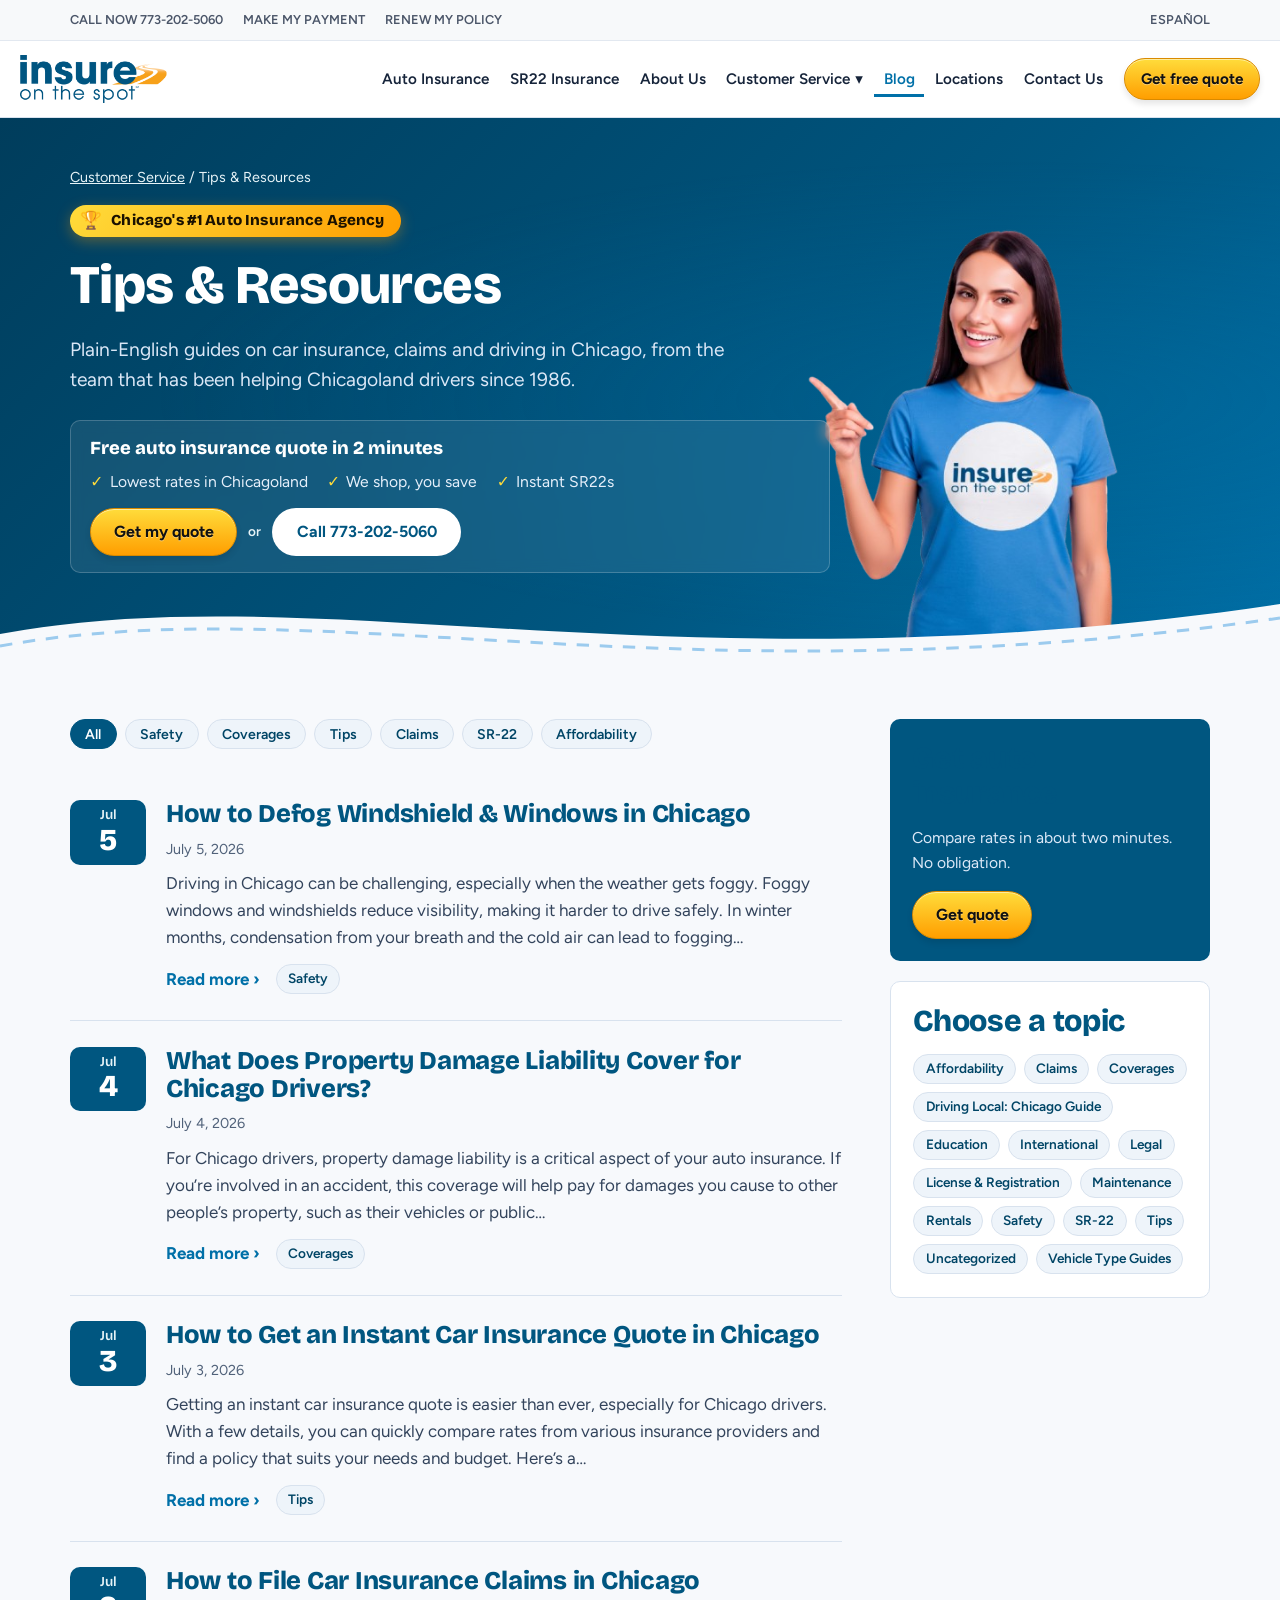
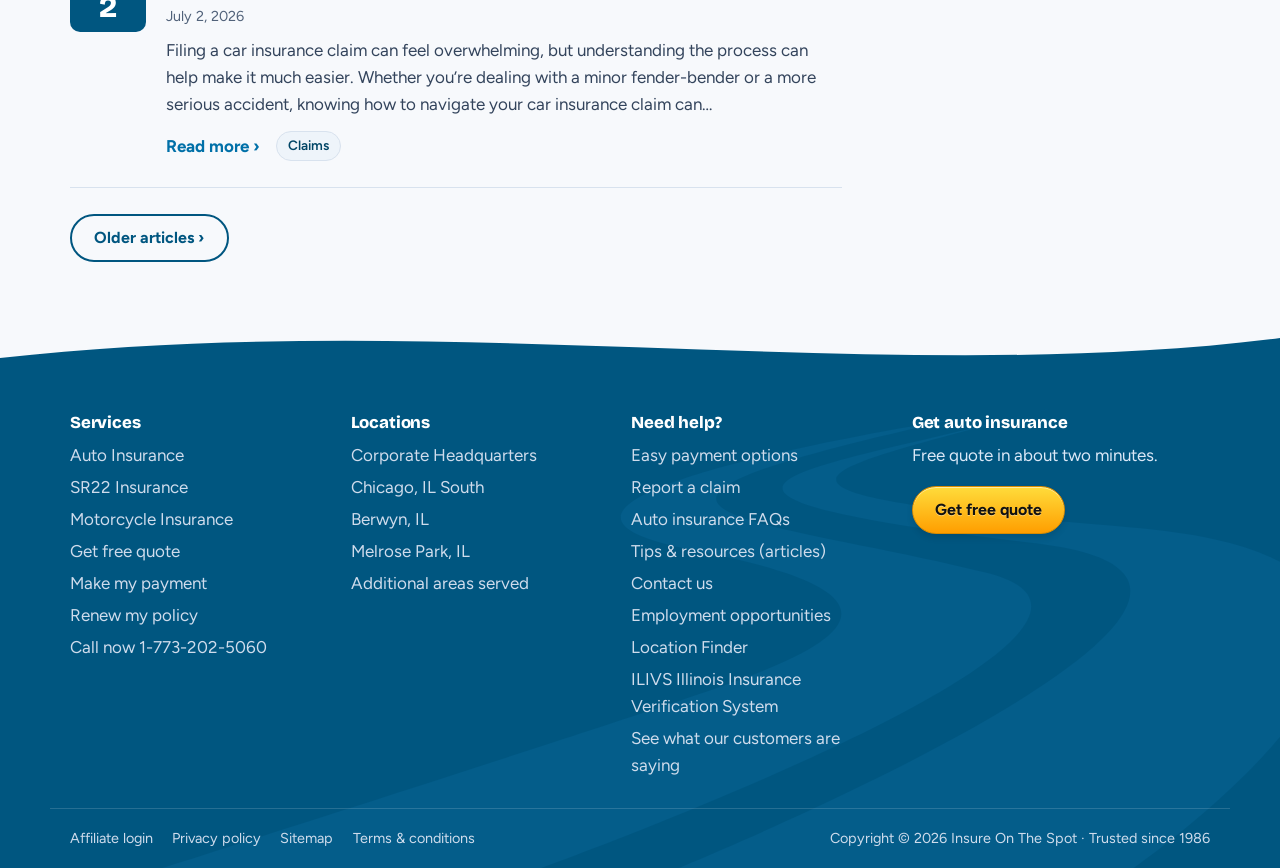
<file: index.html>
<!doctype html>
<html lang="en">
  <head>
    <meta charset="utf-8" />
    <meta
      name="viewport"
      content="width=device-width, initial-scale=1, viewport-fit=cover"
    />
    <title>Tips & Resources – Insure On The Spot</title>
    <meta
      name="description"
      content="Read plain-English auto insurance tips, claims guidance, safety advice, and Chicago driving resources from Insure On The Spot."
    />
    <link rel="canonical" href="https://www.insureonthespot.com/customer-service/blog/" />
    <meta property="og:title" content="Tips & Resources – Insure On The Spot" />
    <meta
      property="og:description"
      content="Helpful auto insurance, claims, and driving resources for Chicagoland drivers."
    />
    <meta property="og:type" content="website" />
    <meta
      property="og:url"
      content="https://www.insureonthespot.com/customer-service/blog/"
    />
    <meta name="twitter:card" content="summary" />
    <link rel="preconnect" href="https://fonts.googleapis.com" />
    <link rel="preconnect" href="https://fonts.gstatic.com" crossorigin />
    <link
      href="https://fonts.googleapis.com/css2?family=Bricolage+Grotesque:opsz,wght@12..96,600;12..96,800&family=Figtree:wght@400;500;600;700&display=swap"
      rel="stylesheet"
    />
    <link rel="stylesheet" href="style.css" />
  </head>
  <body>
    <a class="skip" href="#main">Skip to content</a>

    <!-- Shared header -->
    <div class="topbar">
      <div class="wrap">
        <div class="left">
          <a class="call" href="tel:773-202-5060">Call now 773-202-5060</a>
          <a href="https://csp.insureonthespot.com/Login.aspx"
            >Make my payment</a
          >
          <a href="https://csp.insureonthespot.com/Login.aspx"
            >Renew my policy</a
          >
        </div>
        <div class="right">
          <a
            class="es"
            href="https://www.insureonthespot.com/espanol/"
            lang="es"
            >Español</a
          >
        </div>
      </div>
    </div>
    <header class="header">
      <div class="wrap">
        <a class="logo" href="https://www.insureonthespot.com/" aria-label="Insure On The Spot home">
        <img src="assets/logo.png" alt="Insure On The Spot" style="height: 48px; width: auto;" />
      </a>
        <button
          class="menu-toggle"
          id="menuToggle"
          aria-expanded="false"
          aria-controls="mainNav"
          aria-label="Open menu"
        >
          <svg
            width="24"
            height="24"
            viewBox="0 0 24 24"
            fill="none"
            stroke="currentColor"
            stroke-width="2.4"
            stroke-linecap="round"
          >
            <path d="M3 6h18M3 12h18M3 18h18" />
          </svg>
        </button>
        <nav class="main" id="mainNav" aria-label="Main">
          <button class="nav-close" id="navClose" aria-label="Close menu">
            ×
          </button>
          <ul>
            <li>
              <a href="https://www.insureonthespot.com/auto-insurance/"
                >Auto Insurance</a
              >
            </li>
            <li>
              <a href="https://www.insureonthespot.com/sr22-insurance/"
                >SR22 Insurance</a
              >
            </li>
            <li>
              <a href="https://www.insureonthespot.com/about/">About Us</a>
            </li>
            <li class="has-dd">
              <button class="dd" aria-expanded="false" aria-haspopup="true">
                Customer Service <span aria-hidden="true">▾</span>
              </button>
              <div class="dd-panel">

                <a
                  href="https://www.insureonthespot.com/customer-service/payment-options/"
                  >Payment options</a
                >
                <a
                  href="https://www.insureonthespot.com/customer-service/roadside-assistance/"
                  >Roadside assistance</a
                >
                <a
                  href="https://www.insureonthespot.com/customer-service/report-insurance-claim/"
                  >Report an auto insurance claim</a
                >
                <a
                  href="https://www.insureonthespot.com/customer-service/auto-insurance-faq/"
                  >Auto insurance FAQs</a
                >
              </div>
            </li>
            <li>
              <a href="index.html" data-route="blog" aria-current="page">Blog</a>
            </li>
            <li>
              <a href="locations.html" data-route="locations">Locations</a>
            </li>
            <li><a href="contact.html" data-route="contact">Contact Us</a></li>

            <li class="nav-cta">
              <a
                class="btn btn-cta btn-sm"
                href="https://quote.insureonthespot.com/"
                >Get free quote</a
              >
            </li>
          </ul>
        </nav>
      </div>
    </header>
    <div class="scrim" id="scrim" hidden></div>

    <main id="main" tabindex="-1">
      <!-- ===================== BLOG ===================== -->

      <div
        class="page"
        id="page-blog"
        data-title="Tips &amp; Resources – Insure On The Spot"
      >
        <section class="hero">
          <div class="wrap">
            <div class="crumbs">
              <a href="https://www.insureonthespot.com/customer-service/"
                >Customer Service</a
              >
              / Tips &amp; Resources
            </div>
            <div class="badge-no1"><span class="trophy">🏆</span> Chicago's #1 Auto Insurance Agency</div>
            <h1 tabindex="-1">Tips &amp; Resources</h1>
            <p class="lede">
              Plain-English guides on car insurance, claims and driving in
              Chicago, from the team that has been helping Chicagoland drivers
              since 1986.
            </p>
            <div class="quote-strip">
              <strong>Free auto insurance quote in 2 minutes</strong>
              <ul>
                <li>Lowest rates in Chicagoland</li>
                <li>We shop, you save</li>
                <li>Instant SR22s</li>
              </ul>
              <div class="actions">
                <a class="btn btn-cta" href="https://quote.insureonthespot.com/"
                  >Get my quote</a
                ><span class="or">or</span
                ><a class="btn btn-light" href="tel:773-202-5060"
                  >Call 773-202-5060</a
                >
              </div>
            </div>
          </div>
          <img
            class="hero-woman"
            src="assets/hero-woman.png"
            alt=""
            aria-hidden="true"
          />
          <svg
            class="road"
            viewBox="0 0 1440 120"
            preserveAspectRatio="none"
            aria-hidden="true"
          >
            <path
              d="M0 70 C 360 10, 760 130, 1440 40 L1440 121 L0 121Z"
              fill="#f7f9fc"
            />
            <path
              class="dash"
              d="M0 82 C 360 24, 760 140, 1440 54"
              fill="none"
              stroke="#9ccbee"
              stroke-width="3"
            />
          </svg>
        </section>

        <section class="section tight">
          <div class="wrap blog-grid">
            <div>
              <nav class="filter-bar" aria-label="Filter by topic">
                <a class="filter-pill active" href="#">All</a>
                <a class="filter-pill" href="https://www.insureonthespot.com/category/safety/">Safety</a>
                <a class="filter-pill" href="https://www.insureonthespot.com/category/coverages/">Coverages</a>
                <a class="filter-pill" href="https://www.insureonthespot.com/category/tips/">Tips</a>
                <a class="filter-pill" href="https://www.insureonthespot.com/category/claims/">Claims</a>
                <a class="filter-pill" href="https://www.insureonthespot.com/category/sr-22/">SR-22</a>
                <a class="filter-pill" href="https://www.insureonthespot.com/category/affordability/">Affordability</a>
              </nav>
              <article class="post">
                <div class="date" aria-hidden="true">
                  <span class="m">Jul</span><span class="d">5</span>
                </div>
                <div>
                  <h2>
                    <a
                      href="https://www.insureonthespot.com/how-to-defog-windshield-windows-in-chicago/"
                      >How to Defog Windshield &amp; Windows in Chicago</a
                    >
                  </h2>
                  <time datetime="2026-07-05">July 5, 2026</time>
                  <p>
                    Driving in Chicago can be challenging, especially when the
                    weather gets foggy. Foggy windows and windshields reduce
                    visibility, making it harder to drive safely. In winter
                    months, condensation from your breath and the cold air can
                    lead to fogging…
                  </p>
                  <div class="meta">
                    <a
                      class="more"
                      href="https://www.insureonthespot.com/how-to-defog-windshield-windows-in-chicago/"
                      >Read more<span
                        class="sr"
                        style="position: absolute; left: -999px"
                      >
                        about defogging your windshield</span
                      >
                      ›</a
                    ><a
                      class="tag"
                      href="https://www.insureonthespot.com/category/safety/"
                      >Safety</a
                    >
                  </div>
                </div>
              </article>
              <article class="post">
                <div class="date" aria-hidden="true">
                  <span class="m">Jul</span><span class="d">4</span>
                </div>
                <div>
                  <h2>
                    <a
                      href="https://www.insureonthespot.com/what-does-property-damage-liability-cover-for-chicago-drivers/"
                      >What Does Property Damage Liability Cover for Chicago
                      Drivers?</a
                    >
                  </h2>
                  <time datetime="2026-07-04">July 4, 2026</time>
                  <p>
                    For Chicago drivers, property damage liability is a critical
                    aspect of your auto insurance. If you’re involved in an
                    accident, this coverage will help pay for damages you cause
                    to other people’s property, such as their vehicles or
                    public…
                  </p>
                  <div class="meta">
                    <a
                      class="more"
                      href="https://www.insureonthespot.com/what-does-property-damage-liability-cover-for-chicago-drivers/"
                      >Read more<span style="position: absolute; left: -999px">
                        about property damage liability</span
                      >
                      ›</a
                    ><a
                      class="tag"
                      href="https://www.insureonthespot.com/category/coverages/"
                      >Coverages</a
                    >
                  </div>
                </div>
              </article>
              <article class="post">
                <div class="date" aria-hidden="true">
                  <span class="m">Jul</span><span class="d">3</span>
                </div>
                <div>
                  <h2>
                    <a
                      href="https://www.insureonthespot.com/how-to-get-an-instant-car-insurance-quote-in-chicago/"
                      >How to Get an Instant Car Insurance Quote in Chicago</a
                    >
                  </h2>
                  <time datetime="2026-07-03">July 3, 2026</time>
                  <p>
                    Getting an instant car insurance quote is easier than ever,
                    especially for Chicago drivers. With a few details, you can
                    quickly compare rates from various insurance providers and
                    find a policy that suits your needs and budget. Here’s a…
                  </p>
                  <div class="meta">
                    <a
                      class="more"
                      href="https://www.insureonthespot.com/how-to-get-an-instant-car-insurance-quote-in-chicago/"
                      >Read more<span style="position: absolute; left: -999px">
                        about instant quotes</span
                      >
                      ›</a
                    ><a
                      class="tag"
                      href="https://www.insureonthespot.com/category/tips/"
                      >Tips</a
                    >
                  </div>
                </div>
              </article>
              <article class="post">
                <div class="date" aria-hidden="true">
                  <span class="m">Jul</span><span class="d">2</span>
                </div>
                <div>
                  <h2>
                    <a
                      href="https://www.insureonthespot.com/how-to-file-car-insurance-claims-in-chicago/"
                      >How to File Car Insurance Claims in Chicago</a
                    >
                  </h2>
                  <time datetime="2026-07-02">July 2, 2026</time>
                  <p>
                    Filing a car insurance claim can feel overwhelming, but
                    understanding the process can help make it much easier.
                    Whether you’re dealing with a minor fender-bender or a more
                    serious accident, knowing how to navigate your car insurance
                    claim can…
                  </p>
                  <div class="meta">
                    <a
                      class="more"
                      href="https://www.insureonthespot.com/how-to-file-car-insurance-claims-in-chicago/"
                      >Read more<span style="position: absolute; left: -999px">
                        about filing claims</span
                      >
                      ›</a
                    ><a
                      class="tag"
                      href="https://www.insureonthespot.com/category/claims/"
                      >Claims</a
                    >
                  </div>
                </div>
              </article>
              <div class="pager">
                <a
                  class="btn btn-ghost"
                  href="https://www.insureonthespot.com/customer-service/blog/page/2/"
                  >Older articles ›</a
                >
              </div>
            </div>

            <aside aria-label="Sidebar">
              <div class="box">
                <div class="card cta-card">
                  <h2>Get auto insurance</h2>
                  <p>Compare rates in about two minutes. No obligation.</p>
                  <a
                    class="btn btn-cta"
                    href="https://quote.insureonthespot.com/"
                    >Get quote</a
                  >
                </div>
                <nav class="card topics" aria-labelledby="topicsH">
                  <h2 id="topicsH">Choose a topic</h2>
                  <ul>
                    <li>
                      <a
                        class="tag"
                        href="https://www.insureonthespot.com/category/affordability/"
                        >Affordability</a
                      >
                    </li>
                    <li>
                      <a
                        class="tag"
                        href="https://www.insureonthespot.com/category/claims/"
                        >Claims</a
                      >
                    </li>
                    <li>
                      <a
                        class="tag"
                        href="https://www.insureonthespot.com/category/coverages/"
                        >Coverages</a
                      >
                    </li>
                    <li>
                      <a
                        class="tag"
                        href="https://www.insureonthespot.com/category/driving-local-chicago-guide/"
                        >Driving Local: Chicago Guide</a
                      >
                    </li>
                    <li>
                      <a
                        class="tag"
                        href="https://www.insureonthespot.com/category/education/"
                        >Education</a
                      >
                    </li>
                    <li>
                      <a
                        class="tag"
                        href="https://www.insureonthespot.com/category/international/"
                        >International</a
                      >
                    </li>
                    <li>
                      <a
                        class="tag"
                        href="https://www.insureonthespot.com/category/legal/"
                        >Legal</a
                      >
                    </li>
                    <li>
                      <a
                        class="tag"
                        href="https://www.insureonthespot.com/category/license-registration/"
                        >License &amp; Registration</a
                      >
                    </li>
                    <li>
                      <a
                        class="tag"
                        href="https://www.insureonthespot.com/category/maintenance/"
                        >Maintenance</a
                      >
                    </li>
                    <li>
                      <a
                        class="tag"
                        href="https://www.insureonthespot.com/category/rentals/"
                        >Rentals</a
                      >
                    </li>
                    <li>
                      <a
                        class="tag"
                        href="https://www.insureonthespot.com/category/safety/"
                        >Safety</a
                      >
                    </li>
                    <li>
                      <a
                        class="tag"
                        href="https://www.insureonthespot.com/category/sr-22/"
                        >SR-22</a
                      >
                    </li>
                    <li>
                      <a
                        class="tag"
                        href="https://www.insureonthespot.com/category/tips/"
                        >Tips</a
                      >
                    </li>
                    <li>
                      <a
                        class="tag"
                        href="https://www.insureonthespot.com/category/uncategorized/"
                        >Uncategorized</a
                      >
                    </li>
                    <li>
                      <a
                        class="tag"
                        href="https://www.insureonthespot.com/category/vehicle-type-guides/"
                        >Vehicle Type Guides</a
                      >
                    </li>
                  </ul>
                </nav>
              </div>
            </aside>
          </div>
        </section>
      </div>
    </main>

    <!-- Shared footer -->
    <footer>
      <div class="roadtop">
        <svg
          viewBox="0 0 1440 60"
          preserveAspectRatio="none"
          aria-hidden="true"
        >
          <path d="M0 0H1440V20C1000 70 500 -10 0 40Z" fill="#f7f9fc" />
        </svg>
      </div>
      <img class="footer-curve-image" src="assets/curve.svg" alt="" aria-hidden="true" />
      <div class="cols">
        <div>
          <h2>Services</h2>
          <ul>
            <li>
              <a href="https://www.insureonthespot.com/auto-insurance/"
                >Auto Insurance</a
              >
            </li>
            <li>
              <a href="https://www.insureonthespot.com/sr22-insurance/"
                >SR22 Insurance</a
              >
            </li>
            <li>
              <a
                href="https://www.insureonthespot.com/auto-insurance/motorcycle-insurance/"
                >Motorcycle Insurance</a
              >
            </li>
            <li>
              <a href="https://quote.insureonthespot.com/">Get free quote</a>
            </li>
            <li>
              <a href="https://csp.insureonthespot.com">Make my payment</a>
            </li>
            <li>
              <a href="https://csp.insureonthespot.com">Renew my policy</a>
            </li>
            <li><a href="tel:+17732025060">Call now 1-773-202-5060</a></li>
          </ul>
        </div>
        <div>
          <h2>Locations</h2>
          <ul>
            <li>
              <a
                href="https://www.insureonthespot.com/locations/corporate-headquarters/"
                >Corporate Headquarters</a
              >
            </li>
            <li>
              <a
                href="https://www.insureonthespot.com/locations/chicago-il-south/"
                >Chicago, IL South</a
              >
            </li>
            <li>
              <a href="https://www.insureonthespot.com/locations/berwyn-il/"
                >Berwyn, IL</a
              >
            </li>
            <li>
              <a
                href="https://www.insureonthespot.com/locations/melrose-park-il/"
                >Melrose Park, IL</a
              >
            </li>
            <li>
              <a href="https://www.insureonthespot.com/service-areas/"
                >Additional areas served</a
              >
            </li>
          </ul>
        </div>
        <div>
          <h2>Need help?</h2>
          <ul>
            <li>
              <a
                href="https://www.insureonthespot.com/customer-service/payment-options/"
                >Easy payment options</a
              >
            </li>
            <li>
              <a
                href="https://www.insureonthespot.com/customer-service/report-insurance-claim/"
                >Report a claim</a
              >
            </li>
            <li>
              <a
                href="https://www.insureonthespot.com/customer-service/auto-insurance-faq/"
                >Auto insurance FAQs</a
              >
            </li>
            <li><a href="index.html">Tips &amp; resources (articles)</a></li>
            <li><a href="contact.html">Contact us</a></li>
            <li>
              <a
                href="https://www.insureonthespot.com/employment-opportunities/"
                >Employment opportunities</a
              >
            </li>
            <li>
              <a href="https://www.insureonthespot.com/location-finder/"
                >Location Finder</a
              >
            </li>
            <li>
              <a
                href="https://www.insureonthespot.com/customer-service/ilivs-illinois-insurance-verification-system/"
                >ILIVS Illinois Insurance Verification System</a
              >
            </li>
            <li>
              <a
                href="https://www.insureonthespot.com/see-what-our-customers-are-saying-about-us/"
                >See what our customers are saying</a
              >
            </li>
          </ul>
        </div>
        <div class="getq">
          <h2>Get auto insurance</h2>
          <p>Free quote in about two minutes.</p>
          <a class="btn btn-cta" href="https://quote.insureonthespot.com/"
            >Get free quote</a
          >
        </div>
      </div>
      <div class="legal">
        <ul>
          <li>
            <a href="https://quote.insureonthespot.com/Default.aspx/dealer"
              >Affiliate login</a
            >
          </li>
          <li>
            <a href="https://www.insureonthespot.com/privacy-policy/"
              >Privacy policy</a
            >
          </li>
          <li>
            <a href="https://www.insureonthespot.com/sitemap/">Sitemap</a>
          </li>
          <li>
            <a href="https://www.insureonthespot.com/terms-conditions/"
              >Terms &amp; conditions</a
            >
          </li>
        </ul>
        <span>Copyright © 2026 Insure On The Spot · Trusted since 1986</span>
      </div>
    </footer>

    <!-- Sticky mobile action bar -->
    <div class="mbar" role="region" aria-label="Quick actions">
      <a class="btn btn-ghost" href="tel:773-202-5060">Call now</a>
      <a class="btn btn-cta" href="https://quote.insureonthespot.com/"
        >Get free quote</a
      >
    </div>

    <script src="script.js"></script>
  </body>
</html>
</file>
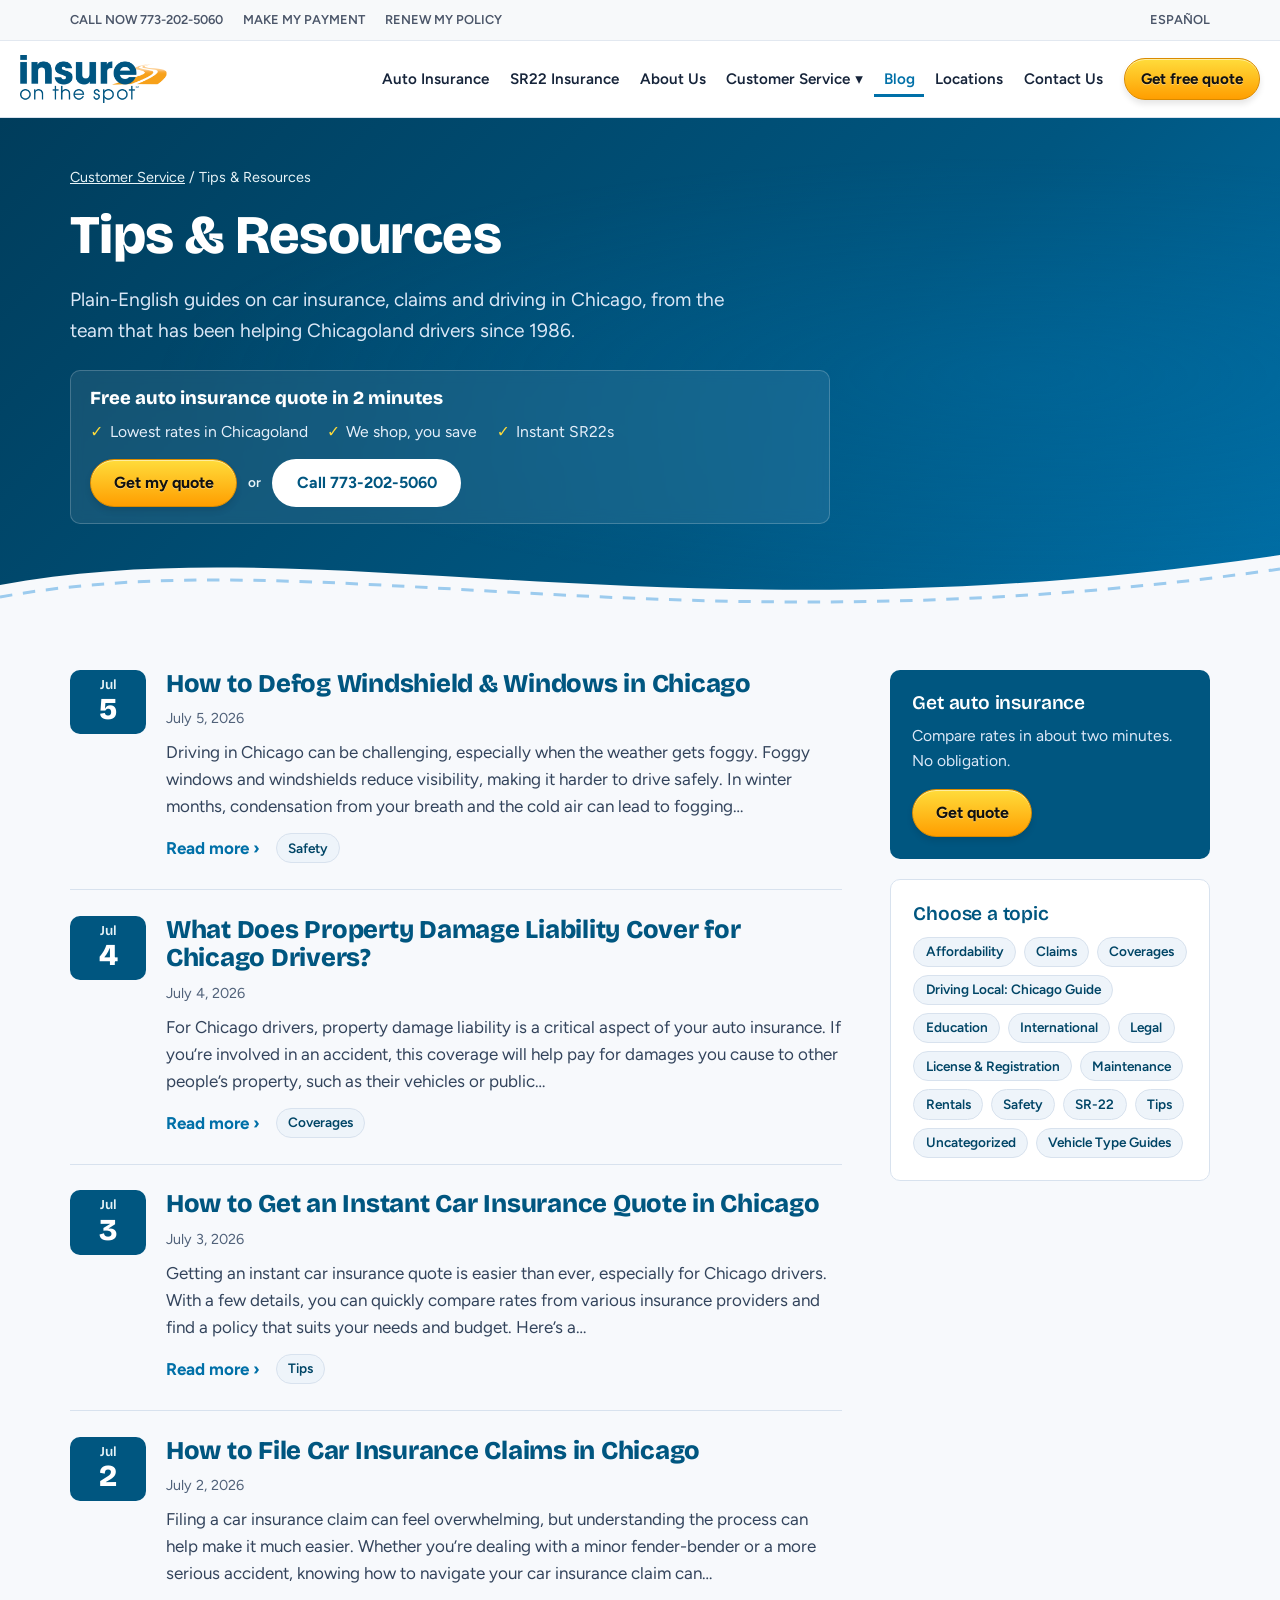
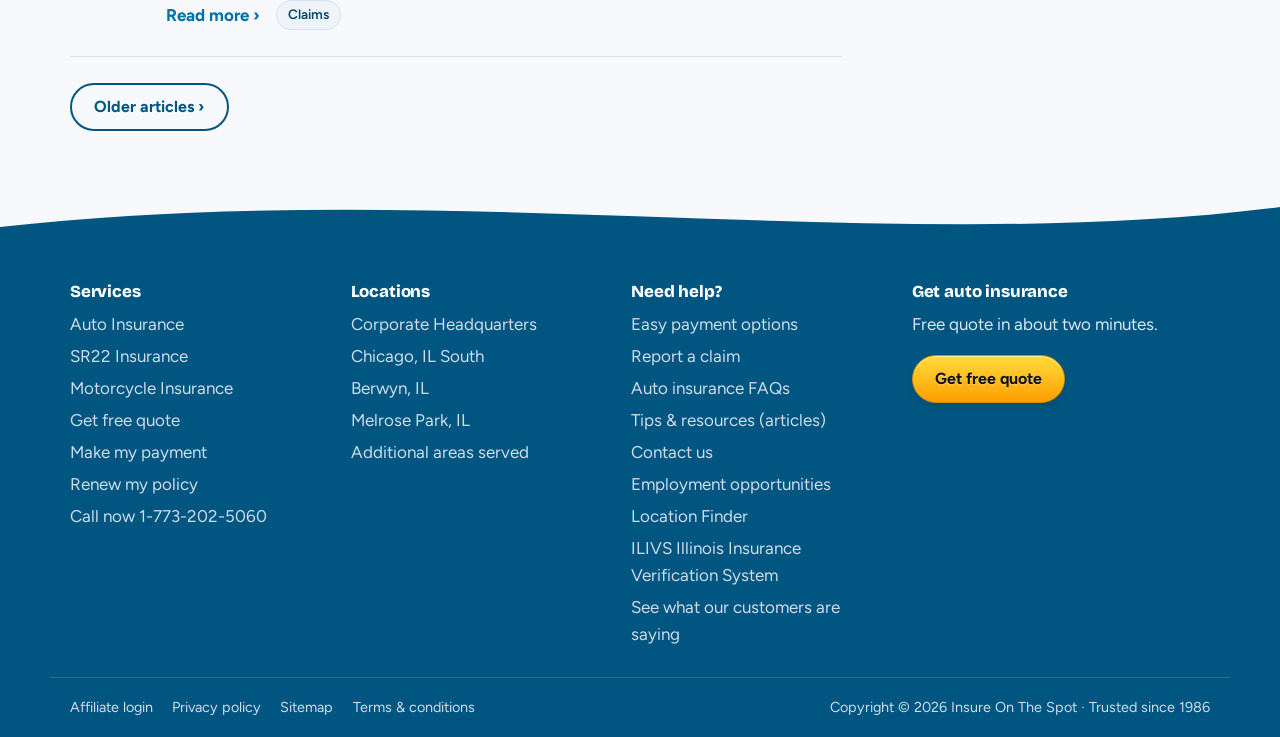
<file: blog.html>
<!doctype html>
<html lang="en">
  <head>
    <meta charset="utf-8" />
    <meta
      name="viewport"
      content="width=device-width, initial-scale=1, viewport-fit=cover"
    />
    <title>Tips & Resources – Insure On The Spot</title>
    <link rel="preconnect" href="https://fonts.googleapis.com" />
    <link rel="preconnect" href="https://fonts.gstatic.com" crossorigin />
    <link
      href="https://fonts.googleapis.com/css2?family=Bricolage+Grotesque:opsz,wght@12..96,600;12..96,800&family=Figtree:wght@400;500;600;700&display=swap"
      rel="stylesheet"
    />
    <link rel="stylesheet" href="style.css" />
  </head>
  <body>
    <a class="skip" href="#main">Skip to content</a>

    <!-- Shared header -->
    <div class="topbar">
      <div class="wrap">
        <div class="left">
          <a class="call" href="tel:773-202-5060">Call now 773-202-5060</a>
          <a href="https://csp.insureonthespot.com/Login.aspx"
            >Make my payment</a
          >
          <a href="https://csp.insureonthespot.com/Login.aspx"
            >Renew my policy</a
          >
        </div>
        <div class="right">
          <a
            class="es"
            href="https://www.insureonthespot.com/espanol/"
            lang="es"
            >Español</a
          >
        </div>
      </div>
    </div>
    <header class="header">
      <div class="wrap">
        <a class="logo" href="https://www.insureonthespot.com/" aria-label="Insure On The Spot home">
        <img src="logo.png" alt="Insure On The Spot" style="height: 48px; width: auto;" />
      </a>
        <button
          class="menu-toggle"
          id="menuToggle"
          aria-expanded="false"
          aria-controls="mainNav"
          aria-label="Open menu"
        >
          <svg
            width="24"
            height="24"
            viewBox="0 0 24 24"
            fill="none"
            stroke="currentColor"
            stroke-width="2.4"
            stroke-linecap="round"
          >
            <path d="M3 6h18M3 12h18M3 18h18" />
          </svg>
        </button>
        <nav class="main" id="mainNav" aria-label="Main">
          <button class="nav-close" id="navClose" aria-label="Close menu">
            ×
          </button>
          <ul>
            <li>
              <a href="https://www.insureonthespot.com/auto-insurance/"
                >Auto Insurance</a
              >
            </li>
            <li>
              <a href="https://www.insureonthespot.com/sr22-insurance/"
                >SR22 Insurance</a
              >
            </li>
            <li>
              <a href="https://www.insureonthespot.com/about/">About Us</a>
            </li>
            <li class="has-dd">
              <button class="dd" aria-expanded="false" aria-haspopup="true">
                Customer Service <span aria-hidden="true">▾</span>
              </button>
              <div class="dd-panel">
                <a href="https://csp.insureonthespot.com/Login.aspx"
                  >Make my payment</a
                >
                <a href="https://csp.insureonthespot.com/Login.aspx"
                  >Renew my policy</a
                >
                <a
                  href="https://www.insureonthespot.com/customer-service/payment-options/"
                  >Payment options</a
                >
                <a
                  href="https://www.insureonthespot.com/customer-service/roadside-assistance/"
                  >Roadside assistance</a
                >
                <a
                  href="https://www.insureonthespot.com/customer-service/report-insurance-claim/"
                  >Report an auto insurance claim</a
                >
                <a
                  href="https://www.insureonthespot.com/customer-service/auto-insurance-faq/"
                  >Auto insurance FAQs</a
                >
              </div>
            </li>
            <li>
              <a href="blog.html" data-route="blog" aria-current="page">Blog</a>
            </li>
            <li>
              <a href="locations.html" data-route="locations">Locations</a>
            </li>
            <li><a href="contact.html" data-route="contact">Contact Us</a></li>
            <li class="mobile-only">
              <a href="https://csp.insureonthespot.com/Login.aspx"
                >Make my payment</a
              >
            </li>
            <li class="mobile-only">
              <a href="https://csp.insureonthespot.com/Login.aspx"
                >Renew my policy</a
              >
            </li>
            <li class="nav-cta">
              <a
                class="btn btn-cta btn-sm"
                href="https://quote.insureonthespot.com/"
                >Get free quote</a
              >
            </li>
          </ul>
        </nav>
      </div>
    </header>
    <div class="scrim" id="scrim" hidden></div>

    <main id="main" tabindex="-1">
      <!-- ===================== BLOG ===================== -->

      <div
        class="page"
        id="page-blog"
        data-title="Tips &amp; Resources – Insure On The Spot"
      >
        <section class="hero">
          <div class="wrap">
            <div class="crumbs">
              <a href="https://www.insureonthespot.com/customer-service/"
                >Customer Service</a
              >
              / Tips &amp; Resources
            </div>
            <h1 tabindex="-1">Tips &amp; Resources</h1>
            <p class="lede">
              Plain-English guides on car insurance, claims and driving in
              Chicago, from the team that has been helping Chicagoland drivers
              since 1986.
            </p>
            <div class="quote-strip">
              <strong>Free auto insurance quote in 2 minutes</strong>
              <ul>
                <li>Lowest rates in Chicagoland</li>
                <li>We shop, you save</li>
                <li>Instant SR22s</li>
              </ul>
              <div class="actions">
                <a class="btn btn-cta" href="https://quote.insureonthespot.com/"
                  >Get my quote</a
                ><span class="or">or</span
                ><a class="btn btn-light" href="tel:773-202-5060"
                  >Call 773-202-5060</a
                >
              </div>
            </div>
          </div>
          <svg
            class="road"
            viewBox="0 0 1440 120"
            preserveAspectRatio="none"
            aria-hidden="true"
          >
            <path
              d="M0 70 C 360 10, 760 130, 1440 40 L1440 121 L0 121Z"
              fill="#f7f9fc"
            />
            <path
              class="dash"
              d="M0 82 C 360 24, 760 140, 1440 54"
              fill="none"
              stroke="#9ccbee"
              stroke-width="3"
            />
          </svg>
        </section>

        <section class="section tight">
          <div class="wrap blog-grid">
            <div>
              <article class="post">
                <div class="date" aria-hidden="true">
                  <span class="m">Jul</span><span class="d">5</span>
                </div>
                <div>
                  <h2>
                    <a
                      href="https://www.insureonthespot.com/how-to-defog-windshield-windows-in-chicago/"
                      >How to Defog Windshield &amp; Windows in Chicago</a
                    >
                  </h2>
                  <time datetime="2026-07-05">July 5, 2026</time>
                  <p>
                    Driving in Chicago can be challenging, especially when the
                    weather gets foggy. Foggy windows and windshields reduce
                    visibility, making it harder to drive safely. In winter
                    months, condensation from your breath and the cold air can
                    lead to fogging…
                  </p>
                  <div class="meta">
                    <a
                      class="more"
                      href="https://www.insureonthespot.com/how-to-defog-windshield-windows-in-chicago/"
                      >Read more<span
                        class="sr"
                        style="position: absolute; left: -999px"
                      >
                        about defogging your windshield</span
                      >
                      ›</a
                    ><a
                      class="tag"
                      href="https://www.insureonthespot.com/category/safety/"
                      >Safety</a
                    >
                  </div>
                </div>
              </article>
              <article class="post">
                <div class="date" aria-hidden="true">
                  <span class="m">Jul</span><span class="d">4</span>
                </div>
                <div>
                  <h2>
                    <a
                      href="https://www.insureonthespot.com/what-does-property-damage-liability-cover-for-chicago-drivers/"
                      >What Does Property Damage Liability Cover for Chicago
                      Drivers?</a
                    >
                  </h2>
                  <time datetime="2026-07-04">July 4, 2026</time>
                  <p>
                    For Chicago drivers, property damage liability is a critical
                    aspect of your auto insurance. If you’re involved in an
                    accident, this coverage will help pay for damages you cause
                    to other people’s property, such as their vehicles or
                    public…
                  </p>
                  <div class="meta">
                    <a
                      class="more"
                      href="https://www.insureonthespot.com/what-does-property-damage-liability-cover-for-chicago-drivers/"
                      >Read more<span style="position: absolute; left: -999px">
                        about property damage liability</span
                      >
                      ›</a
                    ><a
                      class="tag"
                      href="https://www.insureonthespot.com/category/coverages/"
                      >Coverages</a
                    >
                  </div>
                </div>
              </article>
              <article class="post">
                <div class="date" aria-hidden="true">
                  <span class="m">Jul</span><span class="d">3</span>
                </div>
                <div>
                  <h2>
                    <a
                      href="https://www.insureonthespot.com/how-to-get-an-instant-car-insurance-quote-in-chicago/"
                      >How to Get an Instant Car Insurance Quote in Chicago</a
                    >
                  </h2>
                  <time datetime="2026-07-03">July 3, 2026</time>
                  <p>
                    Getting an instant car insurance quote is easier than ever,
                    especially for Chicago drivers. With a few details, you can
                    quickly compare rates from various insurance providers and
                    find a policy that suits your needs and budget. Here’s a…
                  </p>
                  <div class="meta">
                    <a
                      class="more"
                      href="https://www.insureonthespot.com/how-to-get-an-instant-car-insurance-quote-in-chicago/"
                      >Read more<span style="position: absolute; left: -999px">
                        about instant quotes</span
                      >
                      ›</a
                    ><a
                      class="tag"
                      href="https://www.insureonthespot.com/category/tips/"
                      >Tips</a
                    >
                  </div>
                </div>
              </article>
              <article class="post">
                <div class="date" aria-hidden="true">
                  <span class="m">Jul</span><span class="d">2</span>
                </div>
                <div>
                  <h2>
                    <a
                      href="https://www.insureonthespot.com/how-to-file-car-insurance-claims-in-chicago/"
                      >How to File Car Insurance Claims in Chicago</a
                    >
                  </h2>
                  <time datetime="2026-07-02">July 2, 2026</time>
                  <p>
                    Filing a car insurance claim can feel overwhelming, but
                    understanding the process can help make it much easier.
                    Whether you’re dealing with a minor fender-bender or a more
                    serious accident, knowing how to navigate your car insurance
                    claim can…
                  </p>
                  <div class="meta">
                    <a
                      class="more"
                      href="https://www.insureonthespot.com/how-to-file-car-insurance-claims-in-chicago/"
                      >Read more<span style="position: absolute; left: -999px">
                        about filing claims</span
                      >
                      ›</a
                    ><a
                      class="tag"
                      href="https://www.insureonthespot.com/category/claims/"
                      >Claims</a
                    >
                  </div>
                </div>
              </article>
              <div class="pager">
                <a
                  class="btn btn-ghost"
                  href="https://www.insureonthespot.com/customer-service/blog/page/2/"
                  >Older articles ›</a
                >
              </div>
            </div>

            <aside aria-label="Sidebar">
              <div class="box">
                <div class="card cta-card">
                  <h3>Get auto insurance</h3>
                  <p>Compare rates in about two minutes. No obligation.</p>
                  <a
                    class="btn btn-cta"
                    href="https://quote.insureonthespot.com/"
                    >Get quote</a
                  >
                </div>
                <nav class="card topics" aria-labelledby="topicsH">
                  <h3 id="topicsH">Choose a topic</h3>
                  <ul>
                    <li>
                      <a
                        class="tag"
                        href="https://www.insureonthespot.com/category/affordability/"
                        >Affordability</a
                      >
                    </li>
                    <li>
                      <a
                        class="tag"
                        href="https://www.insureonthespot.com/category/claims/"
                        >Claims</a
                      >
                    </li>
                    <li>
                      <a
                        class="tag"
                        href="https://www.insureonthespot.com/category/coverages/"
                        >Coverages</a
                      >
                    </li>
                    <li>
                      <a
                        class="tag"
                        href="https://www.insureonthespot.com/category/driving-local-chicago-guide/"
                        >Driving Local: Chicago Guide</a
                      >
                    </li>
                    <li>
                      <a
                        class="tag"
                        href="https://www.insureonthespot.com/category/education/"
                        >Education</a
                      >
                    </li>
                    <li>
                      <a
                        class="tag"
                        href="https://www.insureonthespot.com/category/international/"
                        >International</a
                      >
                    </li>
                    <li>
                      <a
                        class="tag"
                        href="https://www.insureonthespot.com/category/legal/"
                        >Legal</a
                      >
                    </li>
                    <li>
                      <a
                        class="tag"
                        href="https://www.insureonthespot.com/category/license-registration/"
                        >License &amp; Registration</a
                      >
                    </li>
                    <li>
                      <a
                        class="tag"
                        href="https://www.insureonthespot.com/category/maintenance/"
                        >Maintenance</a
                      >
                    </li>
                    <li>
                      <a
                        class="tag"
                        href="https://www.insureonthespot.com/category/rentals/"
                        >Rentals</a
                      >
                    </li>
                    <li>
                      <a
                        class="tag"
                        href="https://www.insureonthespot.com/category/safety/"
                        >Safety</a
                      >
                    </li>
                    <li>
                      <a
                        class="tag"
                        href="https://www.insureonthespot.com/category/sr-22/"
                        >SR-22</a
                      >
                    </li>
                    <li>
                      <a
                        class="tag"
                        href="https://www.insureonthespot.com/category/tips/"
                        >Tips</a
                      >
                    </li>
                    <li>
                      <a
                        class="tag"
                        href="https://www.insureonthespot.com/category/uncategorized/"
                        >Uncategorized</a
                      >
                    </li>
                    <li>
                      <a
                        class="tag"
                        href="https://www.insureonthespot.com/category/vehicle-type-guides/"
                        >Vehicle Type Guides</a
                      >
                    </li>
                  </ul>
                </nav>
              </div>
            </aside>
          </div>
        </section>
      </div>
    </main>

    <!-- Shared footer -->
    <footer>
      <div class="roadtop">
        <svg
          viewBox="0 0 1440 60"
          preserveAspectRatio="none"
          aria-hidden="true"
        >
          <path d="M0 0H1440V20C1000 70 500 -10 0 40Z" fill="#f7f9fc" />
        </svg>
      </div>
      <div class="cols">
        <div>
          <h2>Services</h2>
          <ul>
            <li>
              <a href="https://www.insureonthespot.com/auto-insurance/"
                >Auto Insurance</a
              >
            </li>
            <li>
              <a href="https://www.insureonthespot.com/sr22-insurance/"
                >SR22 Insurance</a
              >
            </li>
            <li>
              <a
                href="https://www.insureonthespot.com/auto-insurance/motorcycle-insurance/"
                >Motorcycle Insurance</a
              >
            </li>
            <li>
              <a href="https://quote.insureonthespot.com/">Get free quote</a>
            </li>
            <li>
              <a href="https://csp.insureonthespot.com">Make my payment</a>
            </li>
            <li>
              <a href="https://csp.insureonthespot.com">Renew my policy</a>
            </li>
            <li><a href="tel:+17732025060">Call now 1-773-202-5060</a></li>
          </ul>
        </div>
        <div>
          <h2>Locations</h2>
          <ul>
            <li>
              <a
                href="https://www.insureonthespot.com/locations/corporate-headquarters/"
                >Corporate Headquarters</a
              >
            </li>
            <li>
              <a
                href="https://www.insureonthespot.com/locations/chicago-il-south/"
                >Chicago, IL South</a
              >
            </li>
            <li>
              <a href="https://www.insureonthespot.com/locations/berwyn-il/"
                >Berwyn, IL</a
              >
            </li>
            <li>
              <a
                href="https://www.insureonthespot.com/locations/melrose-park-il/"
                >Melrose Park, IL</a
              >
            </li>
            <li>
              <a href="https://www.insureonthespot.com/service-areas/"
                >Additional areas served</a
              >
            </li>
          </ul>
        </div>
        <div>
          <h2>Need help?</h2>
          <ul>
            <li>
              <a
                href="https://www.insureonthespot.com/customer-service/payment-options/"
                >Easy payment options</a
              >
            </li>
            <li>
              <a
                href="https://www.insureonthespot.com/customer-service/report-insurance-claim/"
                >Report a claim</a
              >
            </li>
            <li>
              <a
                href="https://www.insureonthespot.com/customer-service/auto-insurance-faq/"
                >Auto insurance FAQs</a
              >
            </li>
            <li><a href="blog.html">Tips &amp; resources (articles)</a></li>
            <li><a href="contact.html">Contact us</a></li>
            <li>
              <a
                href="https://www.insureonthespot.com/employment-opportunities/"
                >Employment opportunities</a
              >
            </li>
            <li>
              <a href="https://www.insureonthespot.com/location-finder/"
                >Location Finder</a
              >
            </li>
            <li>
              <a
                href="https://www.insureonthespot.com/customer-service/ilivs-illinois-insurance-verification-system/"
                >ILIVS Illinois Insurance Verification System</a
              >
            </li>
            <li>
              <a
                href="https://www.insureonthespot.com/see-what-our-customers-are-saying-about-us/"
                >See what our customers are saying</a
              >
            </li>
          </ul>
        </div>
        <div class="getq">
          <h2>Get auto insurance</h2>
          <p>Free quote in about two minutes.</p>
          <a class="btn btn-cta" href="https://quote.insureonthespot.com/"
            >Get free quote</a
          >
        </div>
      </div>
      <div class="legal">
        <ul>
          <li>
            <a href="https://quote.insureonthespot.com/Default.aspx/dealer"
              >Affiliate login</a
            >
          </li>
          <li>
            <a href="https://www.insureonthespot.com/privacy-policy/"
              >Privacy policy</a
            >
          </li>
          <li>
            <a href="https://www.insureonthespot.com/sitemap/">Sitemap</a>
          </li>
          <li>
            <a href="https://www.insureonthespot.com/terms-conditions/"
              >Terms &amp; conditions</a
            >
          </li>
        </ul>
        <span>Copyright © 2026 Insure On The Spot · Trusted since 1986</span>
      </div>
    </footer>

    <!-- Sticky mobile action bar -->
    <div class="mbar" role="region" aria-label="Quick actions">
      <a class="btn btn-ghost" href="tel:773-202-5060">Call now</a>
      <a class="btn btn-cta" href="https://quote.insureonthespot.com/"
        >Get free quote</a
      >
    </div>

    <script src="script.js"></script>
  </body>
</html>
</file>
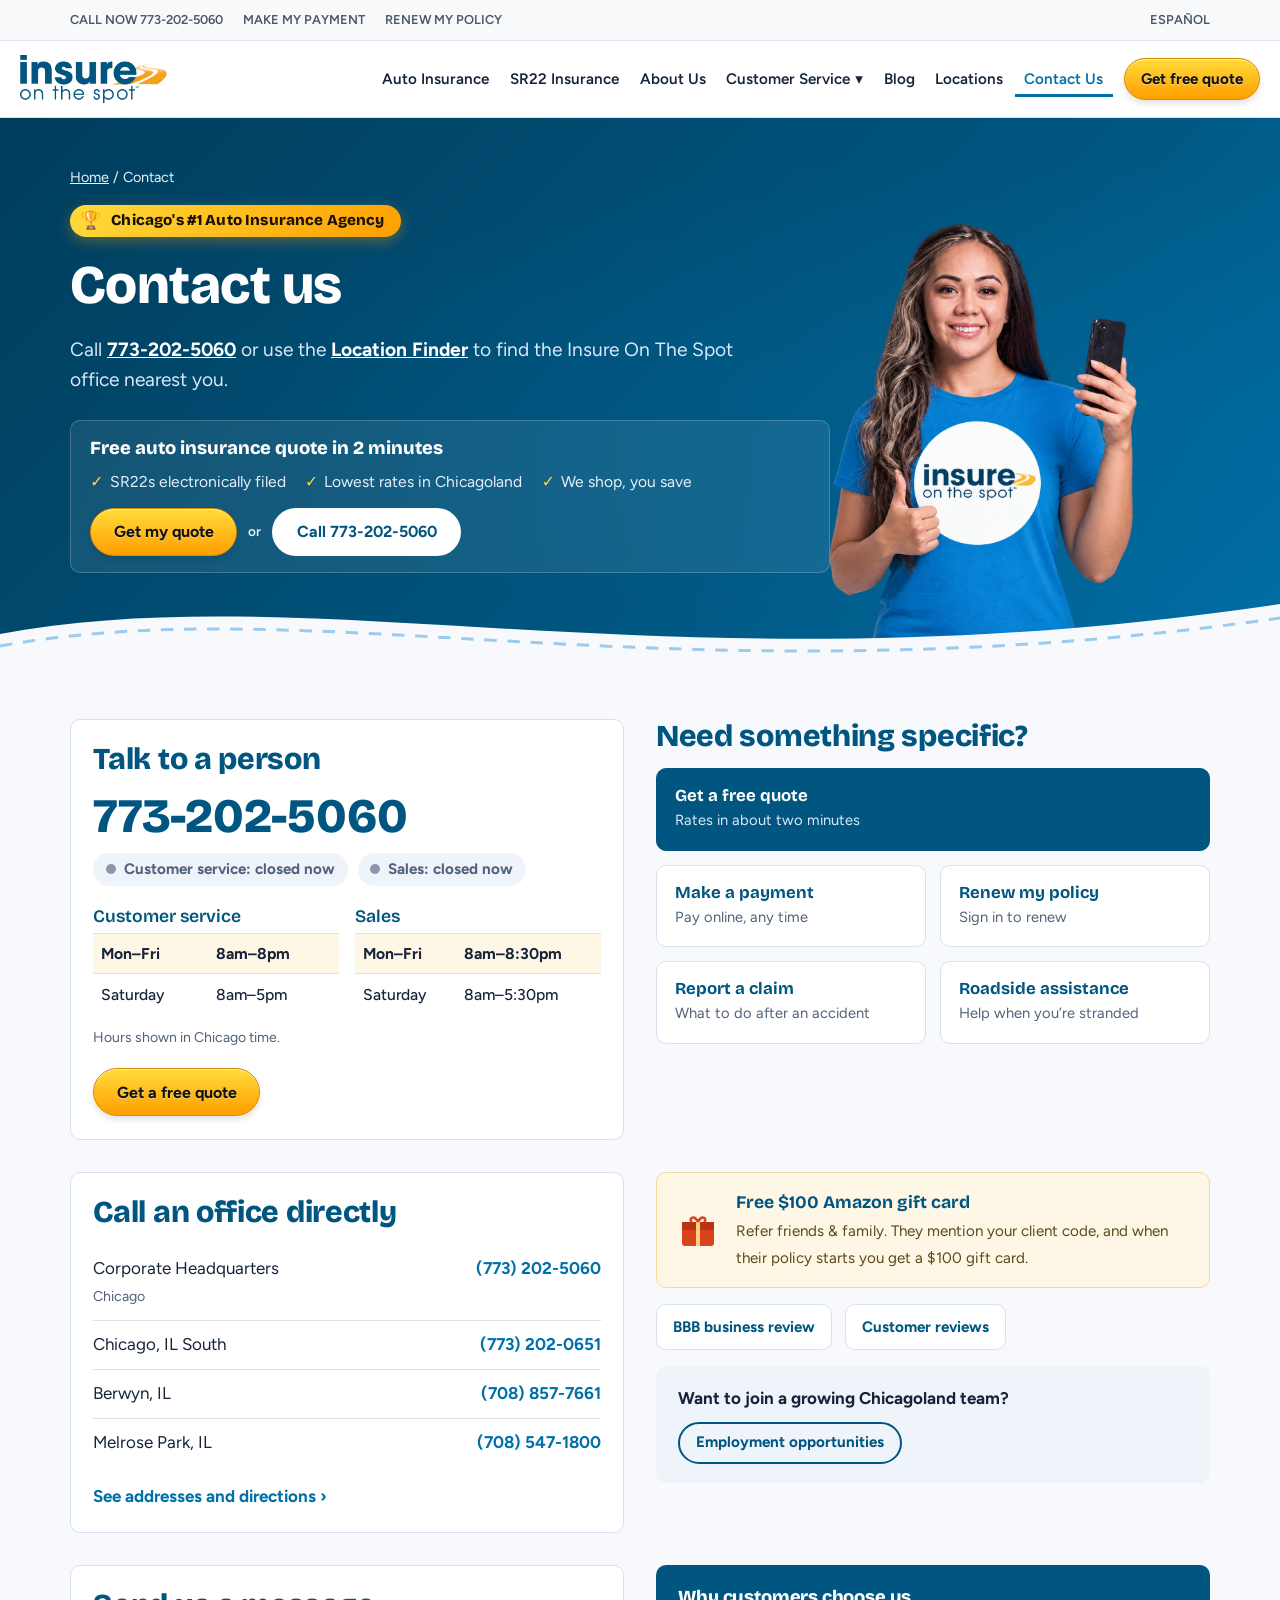
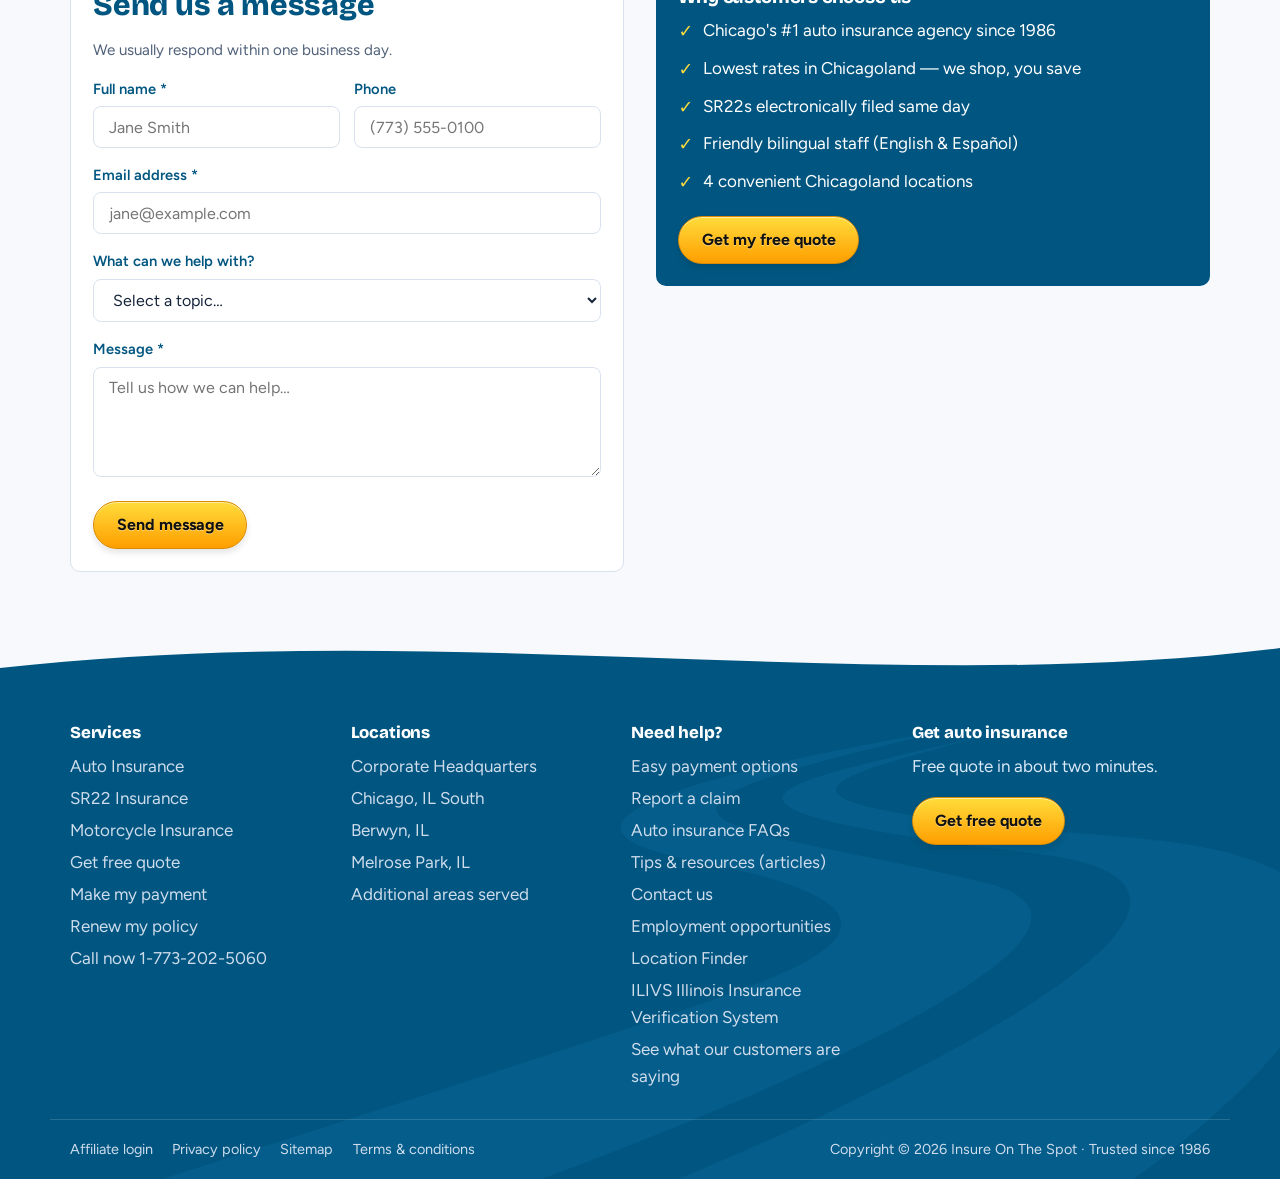
<file: contact.html>
<!doctype html>
<html lang="en">

<head>
  <meta charset="utf-8" />
  <meta name="viewport" content="width=device-width, initial-scale=1, viewport-fit=cover" />
  <title>Contact Us – Insure On The Spot</title>
  <meta
    name="description"
    content="Contact Insure On The Spot for auto insurance quotes, policy help, claims, payments, renewals, and office information."
  />
  <link rel="canonical" href="https://www.insureonthespot.com/contact/" />
  <meta property="og:title" content="Contact Us – Insure On The Spot" />
  <meta
    property="og:description"
    content="Get help with your auto insurance, request a quote, or contact an Insure On The Spot office."
  />
  <meta property="og:type" content="website" />
  <meta property="og:url" content="https://www.insureonthespot.com/contact/" />
  <meta name="twitter:card" content="summary" />
  <script type="application/ld+json">
    {
      "@context": "https://schema.org",
      "@type": "ContactPage",
      "name": "Contact Insure On The Spot",
      "url": "https://www.insureonthespot.com/contact/",
      "mainEntity": {
        "@type": "InsuranceAgency",
        "name": "Insure On The Spot",
        "telephone": "+1-773-202-5060",
        "areaServed": "Chicagoland"
      }
    }
  </script>
  <link rel="preconnect" href="https://fonts.googleapis.com" />
  <link rel="preconnect" href="https://fonts.gstatic.com" crossorigin />
  <link
    href="https://fonts.googleapis.com/css2?family=Bricolage+Grotesque:opsz,wght@12..96,600;12..96,800&family=Figtree:wght@400;500;600;700&display=swap"
    rel="stylesheet" />
  <link rel="stylesheet" href="style.css" />
</head>

<body>
  <a class="skip" href="#main">Skip to content</a>

  <!-- Shared header -->
  <div class="topbar">
    <div class="wrap">
      <div class="left">
        <a class="call" href="tel:773-202-5060">Call now 773-202-5060</a>
        <a href="https://csp.insureonthespot.com/Login.aspx">Make my payment</a>
        <a href="https://csp.insureonthespot.com/Login.aspx">Renew my policy</a>
      </div>
      <div class="right">
        <a class="es" href="https://www.insureonthespot.com/espanol/" lang="es">Español</a>
      </div>
    </div>
  </div>
  <header class="header">
    <div class="wrap">
      <a class="logo" href="https://www.insureonthespot.com/" aria-label="Insure On The Spot home">
        <img src="assets/logo.png" alt="Insure On The Spot" style="height: 48px; width: auto;" />
      </a>
      <button class="menu-toggle" id="menuToggle" aria-expanded="false" aria-controls="mainNav" aria-label="Open menu">
        <svg width="24" height="24" viewBox="0 0 24 24" fill="none" stroke="currentColor" stroke-width="2.4"
          stroke-linecap="round">
          <path d="M3 6h18M3 12h18M3 18h18" />
        </svg>
      </button>
      <nav class="main" id="mainNav" aria-label="Main">
        <button class="nav-close" id="navClose" aria-label="Close menu">
          ×
        </button>
        <ul>
          <li>
            <a href="https://www.insureonthespot.com/auto-insurance/">Auto Insurance</a>
          </li>
          <li>
            <a href="https://www.insureonthespot.com/sr22-insurance/">SR22 Insurance</a>
          </li>
          <li>
            <a href="https://www.insureonthespot.com/about/">About Us</a>
          </li>
          <li class="has-dd">
            <button class="dd" aria-expanded="false" aria-haspopup="true">
              Customer Service <span aria-hidden="true">▾</span>
            </button>
            <div class="dd-panel">

              <a href="https://www.insureonthespot.com/customer-service/payment-options/">Payment options</a>
              <a href="https://www.insureonthespot.com/customer-service/roadside-assistance/">Roadside assistance</a>
              <a href="https://www.insureonthespot.com/customer-service/report-insurance-claim/">Report an auto
                insurance claim</a>
              <a href="https://www.insureonthespot.com/customer-service/auto-insurance-faq/">Auto insurance FAQs</a>
            </div>
          </li>
          <li><a href="index.html" data-route="blog">Blog</a></li>
          <li>
            <a href="locations.html" data-route="locations">Locations</a>
          </li>
          <li>
            <a href="contact.html" data-route="contact" aria-current="page">Contact Us</a>
          </li>

          <li class="nav-cta">
            <a class="btn btn-cta btn-sm" href="https://quote.insureonthespot.com/">Get free quote</a>
          </li>
        </ul>
      </nav>
    </div>
  </header>
  <div class="scrim" id="scrim" hidden></div>

  <main id="main" tabindex="-1">
    <!-- ===================== CONTACT ===================== -->

    <div class="page" id="page-contact" data-title="Contact Us – Insure On The Spot">
      <section class="hero" style="position: relative; overflow: hidden;">
        <div class="wrap">
          <div class="crumbs">
            <a href="https://www.insureonthespot.com/">Home</a> / Contact
          </div>
          <div class="badge-no1"><span class="trophy">🏆</span> Chicago's #1 Auto Insurance Agency</div>
          <h1 tabindex="-1">Contact us</h1>
          <p class="lede">
            Call <a href="tel:773-202-5060">773-202-5060</a> or use the
            <a href="https://www.insureonthespot.com/location-finder/">Location Finder</a>
            to find the Insure On The Spot office nearest you.
          </p>
          <div class="quote-strip">
            <strong>Free auto insurance quote in 2 minutes</strong>
            <ul>
              <li>SR22s electronically filed</li>
              <li>Lowest rates in Chicagoland</li>
              <li>We shop, you save</li>
            </ul>
            <div class="actions">
              <a class="btn btn-cta" href="https://quote.insureonthespot.com/">Get my quote</a><span
                class="or">or</span><a class="btn btn-light" href="tel:773-202-5060">Call 773-202-5060</a>
            </div>
          </div>
        </div>
        <img
          class="contact-hero-image"
          src="assets/contact-cta-image.png"
          alt=""
          aria-hidden="true"
        />

        <svg class="road" viewBox="0 0 1440 120" preserveAspectRatio="none" aria-hidden="true">
          <path d="M0 70 C 360 10, 760 130, 1440 40 L1440 121 L0 121Z" fill="#f7f9fc" />
          <path class="dash" d="M0 82 C 360 24, 760 140, 1440 54" fill="none" stroke="#9ccbee" stroke-width="3" />
        </svg>
      </section>

      <section class="section tight">
        <div class="wrap">
          <div class="contact-grid">
            <div class="card">
              <h2>Talk to a person</h2>
              <a class="bigphone" href="tel:773-202-5060">773-202-5060</a>
              <div class="status-row" style="display: flex; gap: 0.6rem; flex-wrap: wrap">
                <span class="status" id="stCS"><i></i><span>Customer service</span></span>
                <span class="status" id="stSales"><i></i><span>Sales</span></span>
              </div>
              <div class="hours">
                <table id="tblCS">
                  <caption>
                    Customer service
                  </caption>
                  <tr data-days="1-5">
                    <th scope="row">Mon–Fri</th>
                    <td>8am–8pm</td>
                  </tr>
                  <tr data-days="6">
                    <th scope="row">Saturday</th>
                    <td>8am–5pm</td>
                  </tr>
                </table>
                <table id="tblSales">
                  <caption>
                    Sales
                  </caption>
                  <tr data-days="1-5">
                    <th scope="row">Mon–Fri</th>
                    <td>8am–8:30pm</td>
                  </tr>
                  <tr data-days="6">
                    <th scope="row">Saturday</th>
                    <td>8am–5:30pm</td>
                  </tr>
                </table>
              </div>
              <p style="
                    font-size: 0.88rem;
                    color: var(--muted);
                    margin: 0.8rem 0 0;
                  ">
                Hours shown in Chicago time.
              </p>
              <div style="margin-top: 1.2rem">
                <a class="btn btn-cta" href="https://quote.insureonthespot.com/">Get a free quote</a>
              </div>
            </div>

            <div>
              <h2>Need something specific?</h2>
              <div class="routes">
                <a class="route primary" href="https://quote.insureonthespot.com/"><b>Get a free quote</b><span>Rates in
                    about two minutes</span></a>
                <a class="route" href="https://csp.insureonthespot.com/Login.aspx"><b>Make a payment</b><span>Pay
                    online, any time</span></a>
                <a class="route" href="https://csp.insureonthespot.com/Login.aspx"><b>Renew my policy</b><span>Sign in
                    to renew</span></a>
                <a class="route"
                  href="https://www.insureonthespot.com/customer-service/report-insurance-claim/"><b>Report a
                    claim</b><span>What to do after an accident</span></a>
                <a class="route"
                  href="https://www.insureonthespot.com/customer-service/roadside-assistance/"><b>Roadside
                    assistance</b><span>Help when you’re stranded</span></a>
              </div>
            </div>
          </div>

          <div class="contact-grid" style="margin-top: 32px">
            <div class="card">
              <h2>Call an office directly</h2>
              <ul class="phones">
                <li>
                  <span>Corporate Headquarters<br /><small style="color: var(--muted)">Chicago</small></span><a
                    href="tel:773-202-5060">(773) 202-5060</a>
                </li>
                <li>
                  <span>Chicago, IL South</span><a href="tel:773-202-0651">(773) 202-0651</a>
                </li>
                <li>
                  <span>Berwyn, IL</span><a href="tel:708-857-7661">(708) 857-7661</a>
                </li>
                <li>
                  <span>Melrose Park, IL</span><a href="tel:708-547-1800">(708) 547-1800</a>
                </li>
              </ul>
              <p style="margin: 1rem 0 0">
                <a class="more" href="locations.html">See addresses and directions ›</a>
              </p>
            </div>
            <div style="display: grid; gap: 1rem">
              <div class="promo">
                <svg viewBox="0 0 44 44" aria-hidden="true">
                  <rect x="6" y="14" width="32" height="24" rx="3" fill="#d9421c" />
                  <rect x="6" y="14" width="32" height="8" fill="#b83415" />
                  <rect x="20" y="14" width="4" height="24" fill="#ffd27a" />
                  <path d="M22 14c-4-8-10-3-6 0M22 14c4-8 10-3 6 0" fill="none" stroke="#d9421c" stroke-width="2.500" />
                </svg>
                <div>
                  <b>Free $100 Amazon gift card</b><span>Refer friends &amp; family. They mention your client
                    code, and when their policy starts you get a $100 gift
                    card.</span>
                </div>
              </div>
              <div class="trust">
                <a class="badge"
                  href="https://www.bbb.org/chicago/business-reviews/auto-insurance/insure-on-the-spot-in-chicago-il-14007680/#sealclick"
                  target="_blank" rel="noopener">BBB business review</a>
                <a class="badge"
                  href="https://www.insureonthespot.com/see-what-our-customers-are-saying-about-us/">Customer
                  reviews</a>
              </div>
              <div class="careers">
                <p><b>Want to join a growing Chicagoland team?</b></p>
                <a class="btn btn-ghost btn-sm"
                  href="https://www.insureonthespot.com/employment-opportunities/">Employment opportunities</a>
              </div>
            </div>
          </div>

          <!-- Send a message form -->
          <div class="contact-grid" style="margin-top: 32px">
            <div class="card">
              <h2>Send us a message</h2>
              <p style="color:var(--muted);font-size:0.95rem;margin-bottom:1rem">We usually respond within one business day.</p>
              <div class="form-success" id="formSuccess" role="status">
                This demo form is ready to connect to a form endpoint. Please call
                <a href="tel:773-202-5060">773-202-5060</a> for immediate help.
              </div>
              <form class="contact-form" id="contactForm" novalidate>
                <div class="form-row">
                  <div>
                    <label for="cf-name">Full name *</label>
                    <input id="cf-name" name="name" type="text" autocomplete="name" required placeholder="Jane Smith" />
                  </div>
                  <div>
                    <label for="cf-phone">Phone</label>
                    <input id="cf-phone" name="phone" type="tel" autocomplete="tel" placeholder="(773) 555-0100" />
                  </div>
                </div>
                <div>
                  <label for="cf-email">Email address *</label>
                  <input id="cf-email" name="email" type="email" autocomplete="email" required placeholder="jane@example.com" />
                </div>
                <div>
                  <label for="cf-subject">What can we help with?</label>
                  <select id="cf-subject" name="subject">
                    <option value="">Select a topic…</option>
                    <option>Get a free quote</option>
                    <option>SR22 insurance</option>
                    <option>Renew my policy</option>
                    <option>Report a claim</option>
                    <option>Make a payment</option>
                    <option>Other</option>
                  </select>
                </div>
                <div>
                  <label for="cf-msg">Message *</label>
                  <textarea id="cf-msg" name="message" required placeholder="Tell us how we can help…"></textarea>
                </div>
                <div>
                  <button class="btn btn-cta" type="submit" id="cf-submit">Send message</button>
                </div>
              </form>
            </div>
            <div style="display:grid;gap:1rem;align-content:start">
              <div class="card" style="background:var(--navy);color:#fff;border:0">
                <h2 style="color:#fff;font-size:1.15rem">Why customers choose us</h2>
                <ul style="list-style:none;margin:0;padding:0;display:grid;gap:0.6rem;margin-top:0.5rem">
                  <li style="display:flex;gap:0.6rem;align-items:flex-start"><span style="color:#ffdc3b;font-size:1.1rem">✓</span><span>Chicago's #1 auto insurance agency since 1986</span></li>
                  <li style="display:flex;gap:0.6rem;align-items:flex-start"><span style="color:#ffdc3b;font-size:1.1rem">✓</span><span>Lowest rates in Chicagoland — we shop, you save</span></li>
                  <li style="display:flex;gap:0.6rem;align-items:flex-start"><span style="color:#ffdc3b;font-size:1.1rem">✓</span><span>SR22s electronically filed same day</span></li>
                  <li style="display:flex;gap:0.6rem;align-items:flex-start"><span style="color:#ffdc3b;font-size:1.1rem">✓</span><span>Friendly bilingual staff (English &amp; Español)</span></li>
                  <li style="display:flex;gap:0.6rem;align-items:flex-start"><span style="color:#ffdc3b;font-size:1.1rem">✓</span><span>4 convenient Chicagoland locations</span></li>
                </ul>
                <div style="margin-top:1.2rem">
                  <a class="btn btn-cta" href="https://quote.insureonthespot.com/">Get my free quote</a>
                </div>
              </div>
            </div>
          </div>
        </div>
      </section>
    </div>
  </main>

  <!-- Shared footer -->
  <footer>
    <div class="roadtop">
      <svg viewBox="0 0 1440 60" preserveAspectRatio="none" aria-hidden="true">
        <path d="M0 0H1440V20C1000 70 500 -10 0 40Z" fill="#f7f9fc" />
      </svg>
    </div>
    <img class="footer-curve-image" src="assets/curve.svg" alt="" aria-hidden="true" />
    <div class="cols">
      <div>
        <h2>Services</h2>
        <ul>
          <li>
            <a href="https://www.insureonthespot.com/auto-insurance/">Auto Insurance</a>
          </li>
          <li>
            <a href="https://www.insureonthespot.com/sr22-insurance/">SR22 Insurance</a>
          </li>
          <li>
            <a href="https://www.insureonthespot.com/auto-insurance/motorcycle-insurance/">Motorcycle Insurance</a>
          </li>
          <li>
            <a href="https://quote.insureonthespot.com/">Get free quote</a>
          </li>
          <li>
            <a href="https://csp.insureonthespot.com">Make my payment</a>
          </li>
          <li>
            <a href="https://csp.insureonthespot.com">Renew my policy</a>
          </li>
          <li><a href="tel:+17732025060">Call now 1-773-202-5060</a></li>
        </ul>
      </div>
      <div>
        <h2>Locations</h2>
        <ul>
          <li>
            <a href="https://www.insureonthespot.com/locations/corporate-headquarters/">Corporate Headquarters</a>
          </li>
          <li>
            <a href="https://www.insureonthespot.com/locations/chicago-il-south/">Chicago, IL South</a>
          </li>
          <li>
            <a href="https://www.insureonthespot.com/locations/berwyn-il/">Berwyn, IL</a>
          </li>
          <li>
            <a href="https://www.insureonthespot.com/locations/melrose-park-il/">Melrose Park, IL</a>
          </li>
          <li>
            <a href="https://www.insureonthespot.com/service-areas/">Additional areas served</a>
          </li>
        </ul>
      </div>
      <div>
        <h2>Need help?</h2>
        <ul>
          <li>
            <a href="https://www.insureonthespot.com/customer-service/payment-options/">Easy payment options</a>
          </li>
          <li>
            <a href="https://www.insureonthespot.com/customer-service/report-insurance-claim/">Report a claim</a>
          </li>
          <li>
            <a href="https://www.insureonthespot.com/customer-service/auto-insurance-faq/">Auto insurance FAQs</a>
          </li>
          <li><a href="index.html">Tips &amp; resources (articles)</a></li>
          <li><a href="contact.html">Contact us</a></li>
          <li>
            <a href="https://www.insureonthespot.com/employment-opportunities/">Employment opportunities</a>
          </li>
          <li>
            <a href="https://www.insureonthespot.com/location-finder/">Location Finder</a>
          </li>
          <li>
            <a href="https://www.insureonthespot.com/customer-service/ilivs-illinois-insurance-verification-system/">ILIVS
              Illinois Insurance Verification System</a>
          </li>
          <li>
            <a href="https://www.insureonthespot.com/see-what-our-customers-are-saying-about-us/">See what our customers
              are saying</a>
          </li>
        </ul>
      </div>
      <div class="getq">
        <h2>Get auto insurance</h2>
        <p>Free quote in about two minutes.</p>
        <a class="btn btn-cta" href="https://quote.insureonthespot.com/">Get free quote</a>
      </div>
    </div>
    <div class="legal">
      <ul>
        <li>
          <a href="https://quote.insureonthespot.com/Default.aspx/dealer">Affiliate login</a>
        </li>
        <li>
          <a href="https://www.insureonthespot.com/privacy-policy/">Privacy policy</a>
        </li>
        <li>
          <a href="https://www.insureonthespot.com/sitemap/">Sitemap</a>
        </li>
        <li>
          <a href="https://www.insureonthespot.com/terms-conditions/">Terms &amp; conditions</a>
        </li>
      </ul>
      <span>Copyright © 2026 Insure On The Spot · Trusted since 1986</span>
    </div>
  </footer>

  <!-- Sticky mobile action bar -->
  <div class="mbar" role="region" aria-label="Quick actions">
    <a class="btn btn-ghost" href="tel:773-202-5060">Call now</a>
    <a class="btn btn-cta" href="https://quote.insureonthespot.com/">Get free quote</a>
  </div>

  <script src="script.js"></script>
</body>

</html>
</file>
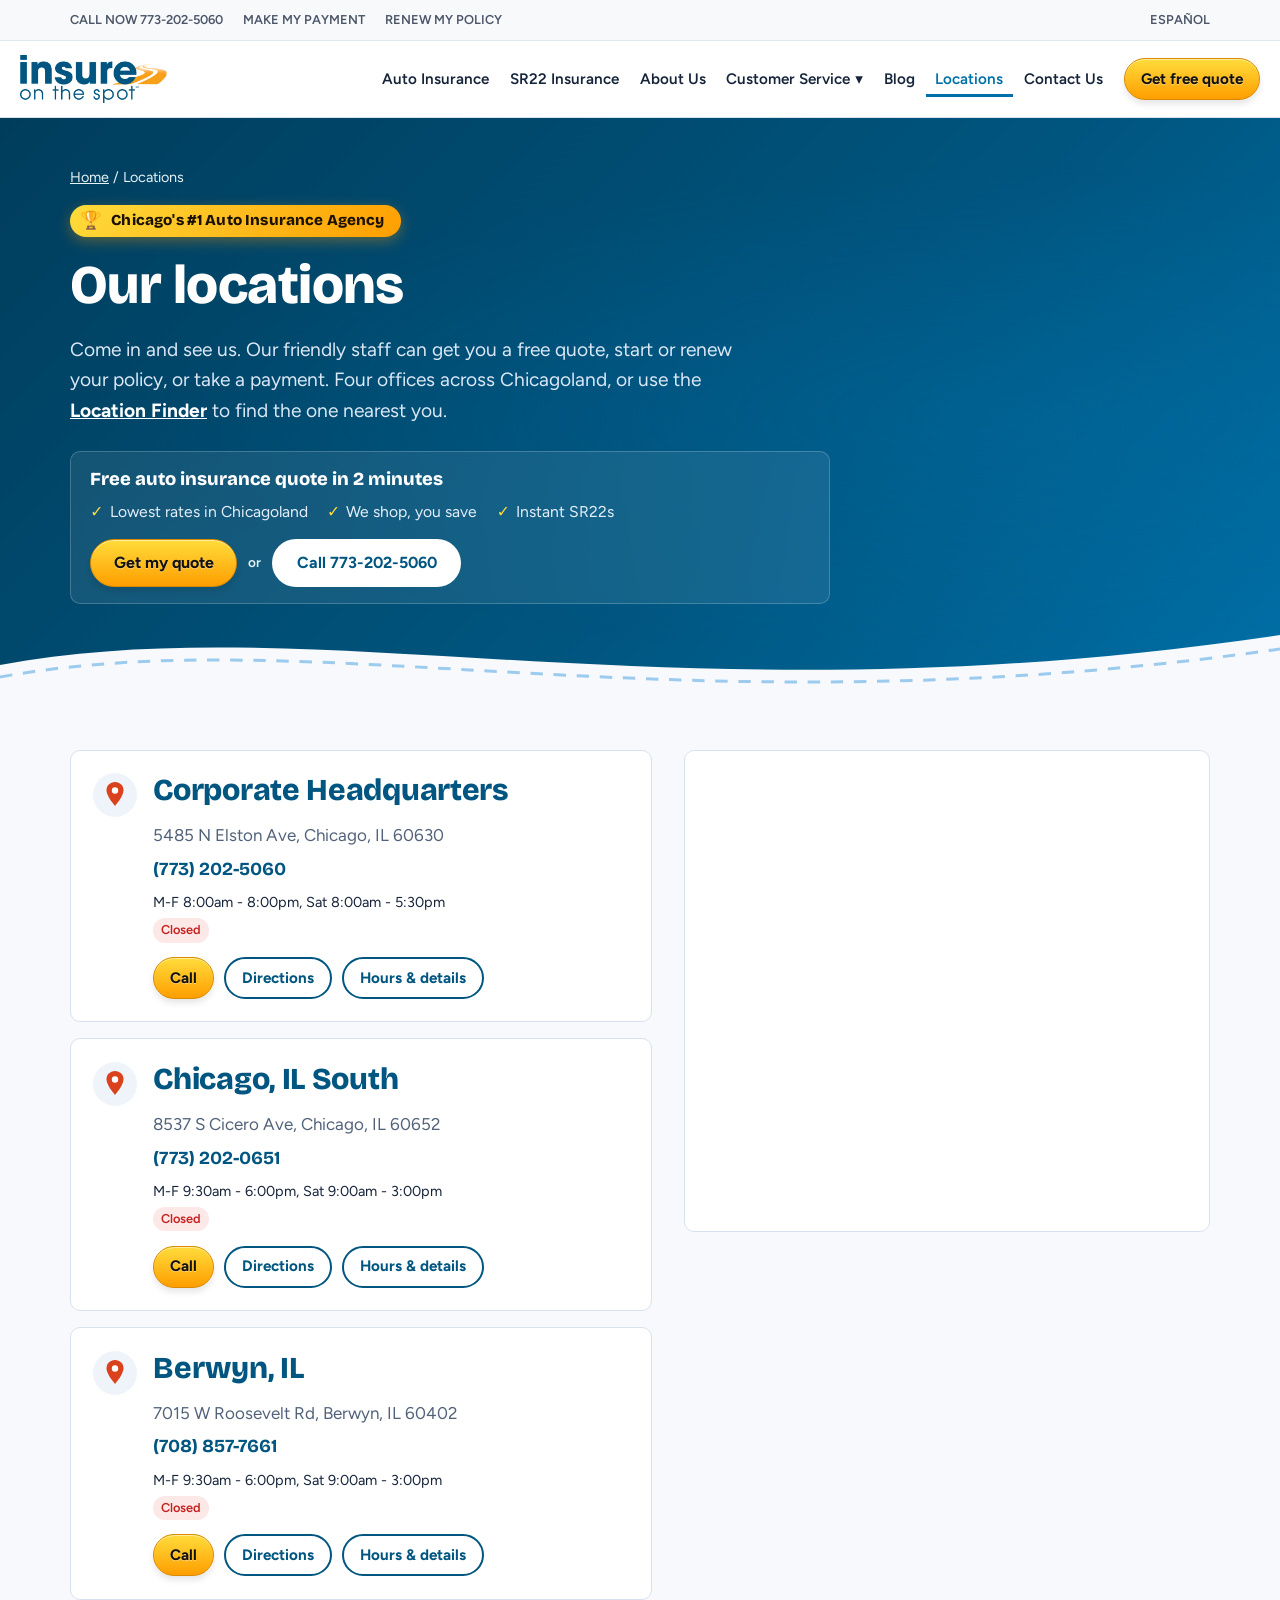
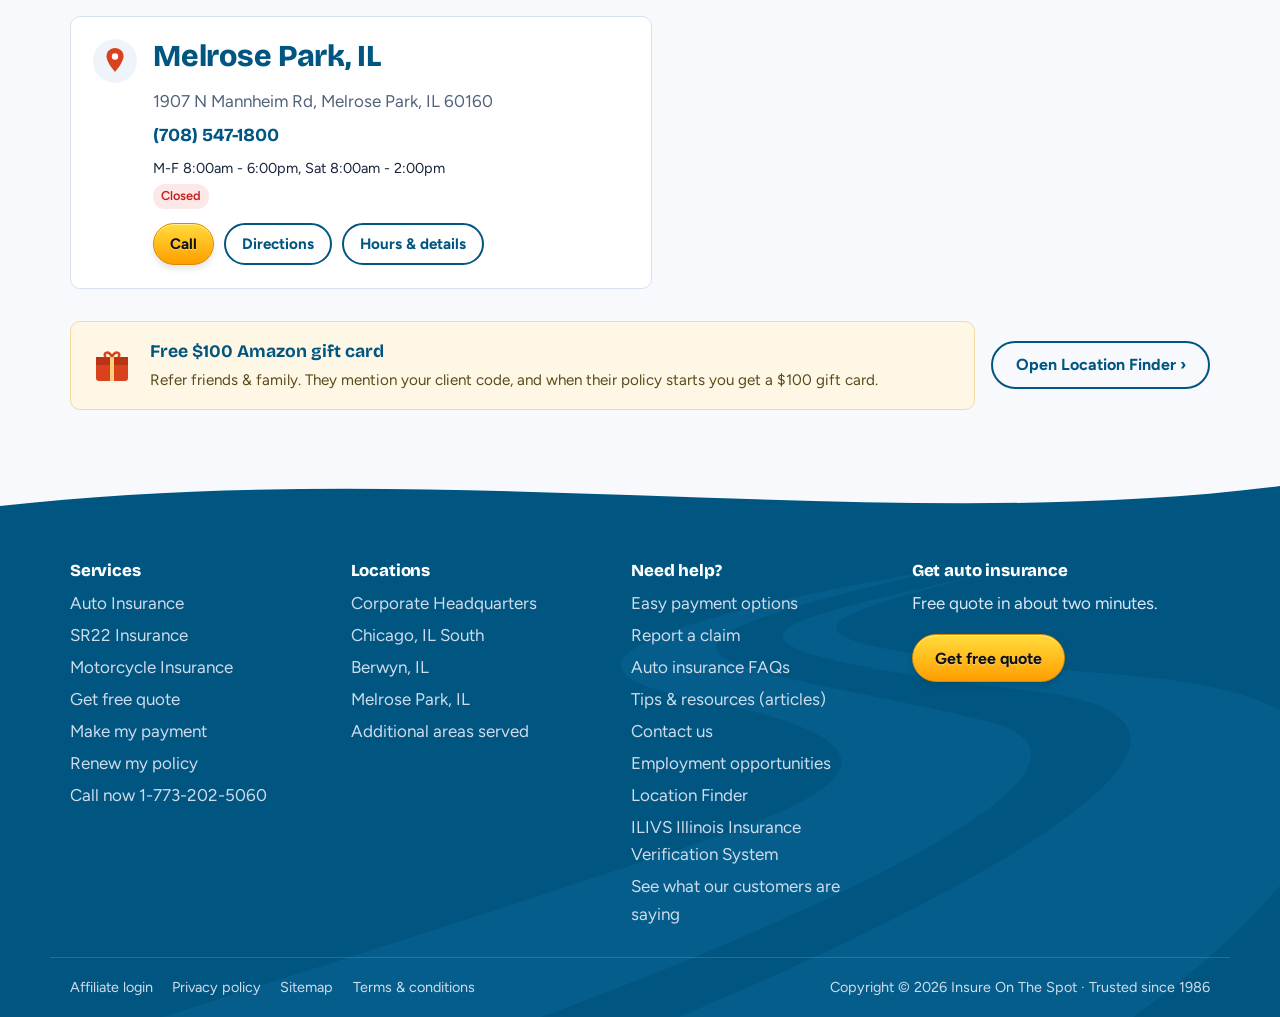
<file: locations.html>
<!doctype html>
<html lang="en">
  <head>
    <meta charset="utf-8" />
    <meta
      name="viewport"
      content="width=device-width, initial-scale=1, viewport-fit=cover"
    />
    <title>Locations – Insure On The Spot</title>
    <meta
      name="description"
      content="Find Insure On The Spot offices across Chicagoland, including addresses, hours, phone numbers, and directions."
    />
    <link rel="canonical" href="https://www.insureonthespot.com/locations/" />
    <meta property="og:title" content="Locations – Insure On The Spot" />
    <meta
      property="og:description"
      content="Find an Insure On The Spot office near you across Chicagoland."
    />
    <meta property="og:type" content="website" />
    <meta property="og:url" content="https://www.insureonthespot.com/locations/" />
    <meta name="twitter:card" content="summary" />
    <script type="application/ld+json">
      {
        "@context": "https://schema.org",
        "@type": "InsuranceAgency",
        "name": "Insure On The Spot",
        "url": "https://www.insureonthespot.com/locations/",
        "telephone": "+1-773-202-5060",
        "areaServed": "Chicagoland",
        "department": [
          {
            "@type": "LocalBusiness",
            "name": "Insure On The Spot Corporate Headquarters",
            "address": {
              "@type": "PostalAddress",
              "streetAddress": "5485 N Elston Ave",
              "addressLocality": "Chicago",
              "addressRegion": "IL",
              "postalCode": "60630",
              "addressCountry": "US"
            },
            "telephone": "+1-773-202-5060"
          },
          {
            "@type": "LocalBusiness",
            "name": "Insure On The Spot Chicago South",
            "address": {
              "@type": "PostalAddress",
              "streetAddress": "8537 S Cicero Ave",
              "addressLocality": "Chicago",
              "addressRegion": "IL",
              "postalCode": "60652",
              "addressCountry": "US"
            },
            "telephone": "+1-773-202-0651"
          }
        ]
      }
    </script>
    <link rel="preconnect" href="https://fonts.googleapis.com" />
    <link rel="preconnect" href="https://fonts.gstatic.com" crossorigin />
    <link
      href="https://fonts.googleapis.com/css2?family=Bricolage+Grotesque:opsz,wght@12..96,600;12..96,800&family=Figtree:wght@400;500;600;700&display=swap"
      rel="stylesheet"
    />
    <link rel="stylesheet" href="style.css" />
  </head>
  <body>
    <a class="skip" href="#main">Skip to content</a>

    <!-- Shared header -->
    <div class="topbar">
      <div class="wrap">
        <div class="left">
          <a class="call" href="tel:773-202-5060">Call now 773-202-5060</a>
          <a href="https://csp.insureonthespot.com/Login.aspx"
            >Make my payment</a
          >
          <a href="https://csp.insureonthespot.com/Login.aspx"
            >Renew my policy</a
          >
        </div>
        <div class="right">
          <a
            class="es"
            href="https://www.insureonthespot.com/espanol/"
            lang="es"
            >Español</a
          >
        </div>
      </div>
    </div>
    <header class="header">
      <div class="wrap">
        <a class="logo" href="https://www.insureonthespot.com/" aria-label="Insure On The Spot home">
        <img src="assets/logo.png" alt="Insure On The Spot" style="height: 48px; width: auto;" />
      </a>
        <button
          class="menu-toggle"
          id="menuToggle"
          aria-expanded="false"
          aria-controls="mainNav"
          aria-label="Open menu"
        >
          <svg
            width="24"
            height="24"
            viewBox="0 0 24 24"
            fill="none"
            stroke="currentColor"
            stroke-width="2.4"
            stroke-linecap="round"
          >
            <path d="M3 6h18M3 12h18M3 18h18" />
          </svg>
        </button>
        <nav class="main" id="mainNav" aria-label="Main">
          <button class="nav-close" id="navClose" aria-label="Close menu">
            ×
          </button>
          <ul>
            <li>
              <a href="https://www.insureonthespot.com/auto-insurance/"
                >Auto Insurance</a
              >
            </li>
            <li>
              <a href="https://www.insureonthespot.com/sr22-insurance/"
                >SR22 Insurance</a
              >
            </li>
            <li>
              <a href="https://www.insureonthespot.com/about/">About Us</a>
            </li>
            <li class="has-dd">
              <button class="dd" aria-expanded="false" aria-haspopup="true">
                Customer Service <span aria-hidden="true">▾</span>
              </button>
              <div class="dd-panel">

                <a
                  href="https://www.insureonthespot.com/customer-service/payment-options/"
                  >Payment options</a
                >
                <a
                  href="https://www.insureonthespot.com/customer-service/roadside-assistance/"
                  >Roadside assistance</a
                >
                <a
                  href="https://www.insureonthespot.com/customer-service/report-insurance-claim/"
                  >Report an auto insurance claim</a
                >
                <a
                  href="https://www.insureonthespot.com/customer-service/auto-insurance-faq/"
                  >Auto insurance FAQs</a
                >
              </div>
            </li>
            <li><a href="index.html" data-route="blog">Blog</a></li>
            <li>
              <a
                href="locations.html"
                data-route="locations"
                aria-current="page"
                >Locations</a
              >
            </li>
            <li><a href="contact.html" data-route="contact">Contact Us</a></li>

            <li class="nav-cta">
              <a
                class="btn btn-cta btn-sm"
                href="https://quote.insureonthespot.com/"
                >Get free quote</a
              >
            </li>
          </ul>
        </nav>
      </div>
    </header>
    <div class="scrim" id="scrim" hidden></div>

    <main id="main" tabindex="-1">
      <!-- ===================== LOCATIONS ===================== -->

      <div
        class="page"
        id="page-locations"
        data-title="Locations – Insure On The Spot"
      >
        <section class="hero">
          <div class="wrap">
            <div class="crumbs">
              <a href="https://www.insureonthespot.com/">Home</a> / Locations
            </div>
            <div class="badge-no1"><span class="trophy">🏆</span> Chicago's #1 Auto Insurance Agency</div>
            <h1 tabindex="-1">Our locations</h1>
            <p class="lede">
              Come in and see us. Our friendly staff can get you a free quote,
              start or renew your policy, or take a payment. Four offices across
              Chicagoland, or use the
              <a href="https://www.insureonthespot.com/location-finder/"
                >Location Finder</a
              >
              to find the one nearest you.
            </p>
            <div class="quote-strip">
              <strong>Free auto insurance quote in 2 minutes</strong>
              <ul>
                <li>Lowest rates in Chicagoland</li>
                <li>We shop, you save</li>
                <li>Instant SR22s</li>
              </ul>
              <div class="actions">
                <a class="btn btn-cta" href="https://quote.insureonthespot.com/"
                  >Get my quote</a
                ><span class="or">or</span
                ><a class="btn btn-light" href="tel:773-202-5060"
                  >Call 773-202-5060</a
                >
              </div>
            </div>
          </div>
          <svg
            class="road"
            viewBox="0 0 1440 120"
            preserveAspectRatio="none"
            aria-hidden="true"
          >
            <path
              d="M0 70 C 360 10, 760 130, 1440 40 L1440 121 L0 121Z"
              fill="#f7f9fc"
            />
            <path
              class="dash"
              d="M0 82 C 360 24, 760 140, 1440 54"
              fill="none"
              stroke="#9ccbee"
              stroke-width="3"
            />
          </svg>
        </section>

        <section class="section tight">
          <div class="wrap">
            <div class="loc-layout">
              <div class="loc-list" id="locList">
                <article class="card loc" data-loc="hq">
                  <svg class="pin" viewBox="0 0 44 44" aria-hidden="true">
                    <circle cx="22" cy="22" r="22" fill="#eef4fa" />
                    <path
                      d="M22 9c-5 0-8.500 3.600-8.500 8.300 0 6.200 8.500 15.700 8.500 15.700s8.500-9.500 8.500-15.700C30.500 12.600 27 9 22 9z"
                      fill="#d9421c"
                    />
                    <circle cx="22" cy="17.500" r="3.200" fill="#fff" />
                  </svg>
                  <div>
                    <h2>Corporate Headquarters</h2>
                    <address>5485 N Elston Ave, Chicago, IL 60630</address>
                    <a class="phone" href="tel:773-202-5060">(773) 202-5060</a>
                    <div class="hours-info">
                      <p>M-F 8:00am - 8:00pm, Sat 8:00am - 5:30pm</p>
                      <span class="status-badge" data-open="8:00" data-close="20:00" data-sat-open="8:00" data-sat-close="17:30"></span>
                    </div>
                    <div class="btns">
                      <a class="btn btn-cta btn-sm" href="tel:773-202-5060"
                        >Call</a
                      >
                      <a
                        class="btn btn-ghost btn-sm"
                        href="https://www.google.com/maps/dir/?api=1&destination=5485+N+Elston+Ave,+Chicago,+IL+60630"
                        target="_blank"
                        rel="noopener"
                        >Directions</a
                      >
                      <a
                        class="btn btn-ghost btn-sm"
                        href="https://www.insureonthespot.com/locations/corporate-headquarters/"
                        >Hours &amp; details</a
                      >
                    </div>
                  </div>
                </article>
                <article class="card loc" data-loc="south">
                  <svg class="pin" viewBox="0 0 44 44" aria-hidden="true">
                    <circle cx="22" cy="22" r="22" fill="#eef4fa" />
                    <path
                      d="M22 9c-5 0-8.500 3.600-8.500 8.300 0 6.200 8.500 15.700 8.500 15.700s8.500-9.500 8.500-15.700C30.500 12.600 27 9 22 9z"
                      fill="#d9421c"
                    />
                    <circle cx="22" cy="17.500" r="3.200" fill="#fff" />
                  </svg>
                  <div>
                    <h2>Chicago, IL South</h2>
                    <address>8537 S Cicero Ave, Chicago, IL 60652</address>
                    <a class="phone" href="tel:773-202-0651">(773) 202-0651</a>
                    <div class="hours-info">
                      <p>M-F 9:30am - 6:00pm, Sat 9:00am - 3:00pm</p>
                      <span class="status-badge" data-open="9:30" data-close="18:00" data-sat-open="9:00" data-sat-close="15:00"></span>
                    </div>
                    <div class="btns">
                      <a class="btn btn-cta btn-sm" href="tel:773-202-0651"
                        >Call</a
                      >
                      <a
                        class="btn btn-ghost btn-sm"
                        href="https://www.google.com/maps/dir/?api=1&destination=8537+S+Cicero+Ave,+Chicago,+IL"
                        target="_blank"
                        rel="noopener"
                        >Directions</a
                      >
                      <a
                        class="btn btn-ghost btn-sm"
                        href="https://www.insureonthespot.com/locations/chicago-il-south/"
                        >Hours &amp; details</a
                      >
                    </div>
                  </div>
                </article>
                <article class="card loc" data-loc="berwyn">
                  <svg class="pin" viewBox="0 0 44 44" aria-hidden="true">
                    <circle cx="22" cy="22" r="22" fill="#eef4fa" />
                    <path
                      d="M22 9c-5 0-8.500 3.600-8.500 8.300 0 6.200 8.500 15.700 8.500 15.700s8.500-9.500 8.500-15.700C30.500 12.600 27 9 22 9z"
                      fill="#d9421c"
                    />
                    <circle cx="22" cy="17.500" r="3.200" fill="#fff" />
                  </svg>
                  <div>
                    <h2>Berwyn, IL</h2>
                    <address>7015 W Roosevelt Rd, Berwyn, IL 60402</address>
                    <a class="phone" href="tel:708-857-7661">(708) 857-7661</a>
                    <div class="hours-info">
                      <p>M-F 9:30am - 6:00pm, Sat 9:00am - 3:00pm</p>
                      <span class="status-badge" data-open="9:30" data-close="18:00" data-sat-open="9:00" data-sat-close="15:00"></span>
                    </div>
                    <div class="btns">
                      <a class="btn btn-cta btn-sm" href="tel:708-857-7661"
                        >Call</a
                      >
                      <a
                        class="btn btn-ghost btn-sm"
                        href="https://www.google.com/maps/dir/?api=1&destination=7015+W+Roosevelt+Rd,+Berwyn,+IL"
                        target="_blank"
                        rel="noopener"
                        >Directions</a
                      >
                      <a
                        class="btn btn-ghost btn-sm"
                        href="https://www.insureonthespot.com/locations/berwyn-il/"
                        >Hours &amp; details</a
                      >
                    </div>
                  </div>
                </article>
                <article class="card loc" data-loc="melrose">
                  <svg class="pin" viewBox="0 0 44 44" aria-hidden="true">
                    <circle cx="22" cy="22" r="22" fill="#eef4fa" />
                    <path
                      d="M22 9c-5 0-8.500 3.600-8.500 8.300 0 6.200 8.500 15.700 8.500 15.700s8.500-9.500 8.500-15.700C30.500 12.600 27 9 22 9z"
                      fill="#d9421c"
                    />
                    <circle cx="22" cy="17.500" r="3.200" fill="#fff" />
                  </svg>
                  <div>
                    <h2>Melrose Park, IL</h2>
                    <address>1907 N Mannheim Rd, Melrose Park, IL 60160</address>
                    <a class="phone" href="tel:708-547-1800">(708) 547-1800</a>
                    <div class="hours-info">
                      <p>M-F 8:00am - 6:00pm, Sat 8:00am - 2:00pm</p>
                      <span class="status-badge" data-open="8:00" data-close="18:00" data-sat-open="8:00" data-sat-close="14:00"></span>
                    </div>
                    <div class="btns">
                      <a class="btn btn-cta btn-sm" href="tel:708-547-1800"
                        >Call</a
                      >
                      <a
                        class="btn btn-ghost btn-sm"
                        href="https://www.google.com/maps/dir/?api=1&destination=1907+N+Mannheim+Rd,+Melrose+Park,+IL"
                        target="_blank"
                        rel="noopener"
                        >Directions</a
                      >
                      <a
                        class="btn btn-ghost btn-sm"
                        href="https://www.insureonthespot.com/locations/melrose-park-il/"
                        >Hours &amp; details</a
                      >
                    </div>
                  </div>
                </article>
              </div>

              <div class="mapbox" aria-label="Map of Insure On The Spot office locations">
                <iframe
                  id="locationsMap"
                  title="Insure On The Spot office locations"
                  width="100%"
                  height="100%"
                  style="border:0; min-height: 480px;"
                  loading="lazy"
                  allowfullscreen
                  referrerpolicy="no-referrer-when-downgrade"
                  src="https://maps.google.com/maps?q=Insure+On+The+Spot&hl=en&output=embed&z=11"
                ></iframe>
              </div>
            </div>

            <div class="finder">
              <div class="promo" style="flex: 1 1 380px">
                <svg viewBox="0 0 44 44" aria-hidden="true">
                  <rect
                    x="6"
                    y="14"
                    width="32"
                    height="24"
                    rx="3"
                    fill="#d9421c"
                  />
                  <rect x="6" y="14" width="32" height="8" fill="#b83415" />
                  <rect x="20" y="14" width="4" height="24" fill="#ffd27a" />
                  <path
                    d="M22 14c-4-8-10-3-6 0M22 14c4-8 10-3 6 0"
                    fill="none"
                    stroke="#d9421c"
                    stroke-width="2.500"
                  />
                </svg>
                <div>
                  <b>Free $100 Amazon gift card</b
                  ><span
                    >Refer friends &amp; family. They mention your client code,
                    and when their policy starts you get a $100 gift card.</span
                  >
                </div>
              </div>
              <a
                class="btn btn-ghost"
                href="https://www.insureonthespot.com/location-finder/"
                >Open Location Finder ›</a
              >
            </div>
          </div>
        </section>
      </div>
    </main>

    <!-- Shared footer -->
    <footer>
      <div class="roadtop">
        <svg
          viewBox="0 0 1440 60"
          preserveAspectRatio="none"
          aria-hidden="true"
        >
          <path d="M0 0H1440V20C1000 70 500 -10 0 40Z" fill="#f7f9fc" />
        </svg>
      </div>
      <img class="footer-curve-image" src="assets/curve.svg" alt="" aria-hidden="true" />
      <div class="cols">
        <div>
          <h2>Services</h2>
          <ul>
            <li>
              <a href="https://www.insureonthespot.com/auto-insurance/"
                >Auto Insurance</a
              >
            </li>
            <li>
              <a href="https://www.insureonthespot.com/sr22-insurance/"
                >SR22 Insurance</a
              >
            </li>
            <li>
              <a
                href="https://www.insureonthespot.com/auto-insurance/motorcycle-insurance/"
                >Motorcycle Insurance</a
              >
            </li>
            <li>
              <a href="https://quote.insureonthespot.com/">Get free quote</a>
            </li>
            <li>
              <a href="https://csp.insureonthespot.com">Make my payment</a>
            </li>
            <li>
              <a href="https://csp.insureonthespot.com">Renew my policy</a>
            </li>
            <li><a href="tel:+17732025060">Call now 1-773-202-5060</a></li>
          </ul>
        </div>
        <div>
          <h2>Locations</h2>
          <ul>
            <li>
              <a
                href="https://www.insureonthespot.com/locations/corporate-headquarters/"
                >Corporate Headquarters</a
              >
            </li>
            <li>
              <a
                href="https://www.insureonthespot.com/locations/chicago-il-south/"
                >Chicago, IL South</a
              >
            </li>
            <li>
              <a href="https://www.insureonthespot.com/locations/berwyn-il/"
                >Berwyn, IL</a
              >
            </li>
            <li>
              <a
                href="https://www.insureonthespot.com/locations/melrose-park-il/"
                >Melrose Park, IL</a
              >
            </li>
            <li>
              <a href="https://www.insureonthespot.com/service-areas/"
                >Additional areas served</a
              >
            </li>
          </ul>
        </div>
        <div>
          <h2>Need help?</h2>
          <ul>
            <li>
              <a
                href="https://www.insureonthespot.com/customer-service/payment-options/"
                >Easy payment options</a
              >
            </li>
            <li>
              <a
                href="https://www.insureonthespot.com/customer-service/report-insurance-claim/"
                >Report a claim</a
              >
            </li>
            <li>
              <a
                href="https://www.insureonthespot.com/customer-service/auto-insurance-faq/"
                >Auto insurance FAQs</a
              >
            </li>
            <li><a href="index.html">Tips &amp; resources (articles)</a></li>
            <li><a href="contact.html">Contact us</a></li>
            <li>
              <a
                href="https://www.insureonthespot.com/employment-opportunities/"
                >Employment opportunities</a
              >
            </li>
            <li>
              <a href="https://www.insureonthespot.com/location-finder/"
                >Location Finder</a
              >
            </li>
            <li>
              <a
                href="https://www.insureonthespot.com/customer-service/ilivs-illinois-insurance-verification-system/"
                >ILIVS Illinois Insurance Verification System</a
              >
            </li>
            <li>
              <a
                href="https://www.insureonthespot.com/see-what-our-customers-are-saying-about-us/"
                >See what our customers are saying</a
              >
            </li>
          </ul>
        </div>
        <div class="getq">
          <h2>Get auto insurance</h2>
          <p>Free quote in about two minutes.</p>
          <a class="btn btn-cta" href="https://quote.insureonthespot.com/"
            >Get free quote</a
          >
        </div>
      </div>
      <div class="legal">
        <ul>
          <li>
            <a href="https://quote.insureonthespot.com/Default.aspx/dealer"
              >Affiliate login</a
            >
          </li>
          <li>
            <a href="https://www.insureonthespot.com/privacy-policy/"
              >Privacy policy</a
            >
          </li>
          <li>
            <a href="https://www.insureonthespot.com/sitemap/">Sitemap</a>
          </li>
          <li>
            <a href="https://www.insureonthespot.com/terms-conditions/"
              >Terms &amp; conditions</a
            >
          </li>
        </ul>
        <span>Copyright © 2026 Insure On The Spot · Trusted since 1986</span>
      </div>
    </footer>

    <!-- Sticky mobile action bar -->
    <div class="mbar" role="region" aria-label="Quick actions">
      <a class="btn btn-ghost" href="tel:773-202-5060">Call now</a>
      <a class="btn btn-cta" href="https://quote.insureonthespot.com/"
        >Get free quote</a
      >
    </div>

    <script src="script.js"></script>
  </body>
</html>
</file>
<file: style.css>
:root {
  --navy: #005680;
  --navy-2: #004566;
  --blue: #0070a8;
  --sky: #e6f3f7;
  --mist: #eef4fa;
  --paper: #f7f9fc;
  --white: #fff;
  --ink: #16243a;
  --muted: #51627a;
  --line: #d8e2ee;
  --cta: #ffb71b;
  --cta-dark: #e59d00;
  --ok: #17803d;
  --radius: 10px;
  --head:
    "Bricolage Grotesque", "Trebuchet MS", "Segoe UI", system-ui, sans-serif;
  --body:
    "Figtree", "Segoe UI", system-ui, -apple-system, Helvetica, Arial,
    sans-serif;
  --wrap: 1180px;
}
* {
  box-sizing: border-box;
}
html {
  scroll-behavior: smooth;
  -webkit-text-size-adjust: 100%;
}
body {
  margin: 0;
  font-family: var(--body);
  font-size: 1.0625rem;
  line-height: 1.6;
  color: var(--ink);
  background: var(--paper);
  padding-bottom: env(safe-area-inset-bottom, 0);
}
img,
svg {
  max-width: 100%;
}
a {
  color: var(--blue);
}
a:hover {
  color: var(--navy);
}
:focus-visible {
  outline: 3px solid var(--blue);
  outline-offset: 2px;
  border-radius: 4px;
}
.skip {
  position: absolute;
  left: -999px;
  top: 0;
  background: var(--navy);
  color: #fff;
  padding: 0.7rem 1rem;
  z-index: 100;
}
.skip:focus {
  left: 0;
}
.wrap {
  max-width: var(--wrap);
  margin: 0 auto;
  padding: 0 20px;
}
h1,
h2,
h3 {
  font-family: var(--head);
  line-height: 1.12;
  color: var(--navy);
  margin: 0 0 0.5em;
  letter-spacing: -0.01em;
}
h1 {
  font-size: clamp(2.1rem, 5vw, 3.4rem);
  font-weight: 800;
}
h2 {
  font-size: clamp(1.4rem, 2.6vw, 1.9rem);
  font-weight: 800;
}
h3 {
  font-size: 1.2rem;
  font-weight: 600;
}
p {
  margin: 0 0 1em;
}

/* buttons */
.btn {
  white-space: nowrap;
  display: inline-flex;
  align-items: center;
  justify-content: center;
  gap: 0.5rem;
  min-height: 48px;
  padding: 0.65rem 1.4rem;
  border-radius: 999px;
  font: 700 1rem/1.1 var(--body);
  text-decoration: none;
  border: 2px solid transparent;
  cursor: pointer;
  transition:
    background 0.15s,
    color 0.15s,
    border-color 0.15s;
}
.btn-cta {
  background: linear-gradient(180deg, #ffdc3b 0%, #ff9e00 100%);
  color: #111;
  text-shadow: 0 1px 0 rgba(255,255,255,0.4);
  box-shadow: 0 4px 6px rgba(0,0,0,0.1), inset 0 1px 0 rgba(255,255,255,0.5);
  border: 1px solid #d98a00;
}
.btn-cta:hover {
  background: linear-gradient(180deg, #ffeb6b 0%, #ffb01a 100%);
  color: #000;
  transform: translateY(-1px);
  box-shadow: 0 6px 10px rgba(0,0,0,0.15), inset 0 1px 0 rgba(255,255,255,0.6);
}
.btn-ghost {
  background: transparent;
  color: var(--navy);
  border-color: var(--navy);
}
.btn-ghost:hover {
  background: var(--navy);
  color: #fff;
}
.btn-light {
  background: #fff;
  color: var(--navy);
}
.btn-light:hover {
  background: var(--sky);
  color: var(--navy);
}
.btn-sm {
  min-height: 42px;
  padding: 0.5rem 1rem;
  font-size: 0.95rem;
}

/* header */
.topbar {
  background: #f7f9fa;
  color: #4a5568;
  font-size: 0.85rem;
  border-bottom: 1px solid #e2e8f0;
}
.topbar .wrap {
  display: flex;
  align-items: center;
  justify-content: space-between;
  gap: 1rem;
  min-height: 40px;
}
.topbar a {
  color: #4a5568;
  text-decoration: none;
  font-weight: 600;
  text-transform: uppercase;
  font-size: 0.8rem;
}
.topbar a:hover {
  color: var(--blue);
  text-decoration: none;
}
.topbar .left,
.topbar .right {
  display: flex;
  gap: 1.25rem;
  align-items: center;
}
.header {
  background: #fff;
  border-bottom: 1px solid var(--line);
  position: sticky;
  top: 0;
  z-index: 50;
}
.header .wrap {
  max-width: 1320px;
  display: flex;
  align-items: center;
  justify-content: space-between;
  min-height: 76px;
  gap: 0.75rem;
}
.logo {
  display: flex;
  align-items: center;
  gap: 0.6rem;
  text-decoration: none;
  color: var(--navy);
}
.logo svg {
  width: 44px;
  height: 44px;
  flex: none;
}
.logo b {
  white-space: nowrap;
  font: 800 1.15rem/1 var(--head);
  letter-spacing: -0.01em;
  display: block;
}
.logo small {
  display: block;
  font-size: 0.72rem;
  font-weight: 600;
  color: var(--muted);
  margin-top: 3px;
}
nav.main ul {
  list-style: none;
  display: flex;
  gap: 0.1rem;
  margin: 0;
  padding: 0;
  align-items: center;
}
nav.main a:not(.btn),
nav.main button.dd {
  white-space: nowrap;
  font: 600 0.95rem var(--body);
  color: var(--ink);
  text-decoration: none;
  padding: 0.55rem 0.6rem;
  border-radius: 8px;
  background: none;
  border: 0;
  cursor: pointer;
  display: inline-flex;
  gap: 0.3rem;
  align-items: center;
}
nav.main a:not(.btn):hover,
nav.main button.dd:hover {
  background: var(--mist);
  color: var(--navy);
}
nav.main a[aria-current="page"]:not(.btn) {
  color: var(--blue);
  box-shadow: inset 0 -3px 0 var(--blue);
  border-radius: 0;
}
nav.main .has-dd {
  position: relative;
}
.dd-panel {
  position: absolute;
  left: 0;
  top: 100%;
  min-width: 260px;
  background: #fff;
  border: 1px solid var(--line);
  border-radius: var(--radius);
  box-shadow: 0 12px 30px rgba(14, 42, 82, 0.14);
  padding: 0.5rem;
  display: none;
  z-index: 60;
}
.has-dd.open .dd-panel {
  display: block;
}
.dd-panel a {
  display: block;
  width: 100%;
}
.menu-toggle {
  display: none;
  background: none;
  border: 2px solid var(--navy);
  border-radius: 8px;
  width: 48px;
  height: 48px;
  color: var(--navy);
  cursor: pointer;
}
.mobile-only {
  display: none;
}

/* hero: road curve */
.hero {
  background: linear-gradient(135deg, #003d5c 0%, #005680 60%, #0070a8 100%);
  color: #fff;
  position: relative;
  overflow: hidden;
}
.hero::before {
  content: '';
  position: absolute;
  inset: 0;
  background: radial-gradient(ellipse at 80% 50%, rgba(0,112,168,0.3) 0%, transparent 60%);
  z-index: 1;
  pointer-events: none;
}
.hero .wrap {
  position: relative;
  z-index: 2;
  padding-top: 48px;
  padding-bottom: 110px;
}
.hero h1 {
  color: #fff;
  max-width: 20ch;
  margin-bottom: 0.35em;
}
.hero .lede {
  font-size: 1.2rem;
  max-width: 56ch;
  color: #dbe8f7;
  margin-bottom: 1.5rem;
}
.hero .lede a {
  color: #fff;
  font-weight: 700;
}
.hero .crumbs {
  font-size: 0.9rem;
  color: var(--sky);
  margin-bottom: 1rem;
}
.hero .crumbs a {
  color: var(--sky);
}
.hero-woman {
  position: absolute;
  right: clamp(1rem, 5vw, 5rem);
  bottom: 42px;
  z-index: 1;
  width: min(34vw, 440px);
  height: auto;
  object-fit: contain;
  pointer-events: none;
}
.contact-hero-image {
  position: absolute;
  right: clamp(1rem, 7vw, 7rem);
  bottom: 34px;
  z-index: 1;
  width: min(34vw, 440px);
  height: auto;
  object-fit: contain;
  pointer-events: none;
}

/* Chicago #1 badge */
.badge-no1 {
  display: inline-flex;
  align-items: center;
  gap: 0.55rem;
  background: linear-gradient(135deg, #ffdc3b 0%, #ff9e00 100%);
  color: #1a1100;
  font: 800 0.95rem/1 var(--head);
  padding: 0.45rem 1rem 0.45rem 0.65rem;
  border-radius: 999px;
  margin-bottom: 1.1rem;
  box-shadow: 0 4px 14px rgba(255,158,0,0.35);
  letter-spacing: 0.01em;
  animation: badge-pop 0.5s cubic-bezier(0.34,1.56,0.64,1) both;
}
.badge-no1 .trophy {
  font-size: 1.1rem;
}
@keyframes badge-pop {
  from { transform: scale(0.6); opacity: 0; }
  to   { transform: scale(1);   opacity: 1; }
}

/* Stars / social proof */
.hero-stars {
  display: flex;
  align-items: center;
  gap: 0.5rem;
  margin-bottom: 1rem;
  font-size: 0.95rem;
  color: #dbe8f7;
}
.hero-stars .stars {
  color: #ffdc3b;
  font-size: 1.1rem;
  letter-spacing: 0.05em;
}
.hero-stars strong {
  color: #fff;
}

.road {
  position: absolute;
  left: 0;
  right: 0;
  bottom: -1px;
  width: 100%;
  height: 120px;
  z-index: 1;
  display: block;
}
.road .dash {
  stroke-dasharray: 14 12;
  animation: dash 1.4s ease-out 1;
}
@keyframes dash {
  from {
    stroke-dashoffset: 520;
  }
  to {
    stroke-dashoffset: 0;
  }
}
.quote-strip {
  display: flex;
  flex-wrap: wrap;
  gap: 0.6rem 1.4rem;
  align-items: center;
  background: rgba(255, 255, 255, 0.08);
  border: 1px solid rgba(255, 255, 255, 0.2);
  border-radius: var(--radius);
  padding: 1rem 1.2rem;
  max-width: 760px;
  backdrop-filter: blur(6px);
}
.quote-strip strong {
  font: 800 1.15rem var(--head);
  flex-basis: 100%;
}
.quote-strip ul {
  list-style: none;
  margin: 0;
  padding: 0;
  display: flex;
  flex-wrap: wrap;
  gap: 0.3rem 1.2rem;
  flex-basis: 100%;
  font-size: 0.98rem;
  color: #e6f0fb;
}
.quote-strip li::before {
  content: "✓";
  color: #ffdc3b;
  font-weight: 800;
  margin-right: 0.4rem;
}
.quote-strip .actions {
  display: flex;
  gap: 0.7rem;
  flex-wrap: wrap;
  align-items: center;
  margin-top: 0.3rem;
}
.quote-strip .or {
  font-size: 0.85rem;
  color: var(--sky);
  font-weight: 600;
}

/* Blog filter pills */
.filter-bar {
  display: flex;
  flex-wrap: wrap;
  gap: 0.5rem;
  margin-bottom: 1.6rem;
}
.filter-pill {
  display: inline-flex;
  align-items: center;
  padding: 0.35rem 0.9rem;
  border-radius: 999px;
  font: 600 0.88rem var(--body);
  background: var(--mist);
  color: var(--navy-2);
  border: 1px solid var(--line);
  cursor: pointer;
  text-decoration: none;
  transition: background 0.15s, color 0.15s, border-color 0.15s;
}
.filter-pill:hover,
.filter-pill.active {
  background: var(--navy);
  color: #fff;
  border-color: var(--navy);
}

/* Contact form */
.contact-form {
  display: grid;
  gap: 1rem;
}
.contact-form label {
  display: block;
  font-weight: 600;
  font-size: 0.92rem;
  color: var(--navy);
  margin-bottom: 0.3rem;
}
.contact-form input,
.contact-form select,
.contact-form textarea {
  width: 100%;
  padding: 0.65rem 0.9rem;
  border: 1.5px solid var(--line);
  border-radius: 8px;
  font: 1rem var(--body);
  color: var(--ink);
  background: #fff;
  transition: border-color 0.15s, box-shadow 0.15s;
}
.contact-form input:focus,
.contact-form select:focus,
.contact-form textarea:focus {
  outline: none;
  border-color: var(--blue);
  box-shadow: 0 0 0 3px rgba(0,112,168,0.15);
}
.contact-form textarea {
  resize: vertical;
  min-height: 110px;
}
.form-row {
  display: grid;
  grid-template-columns: 1fr 1fr;
  gap: 0.9rem;
}
.form-success {
  display: none;
  background: #e4f5ea;
  color: var(--ok);
  border: 1px solid #b2dfc2;
  border-radius: var(--radius);
  padding: 1rem 1.2rem;
  font-weight: 600;
  text-align: center;
}
.form-note {
  color: var(--muted);
  font-size: 0.9rem;
  margin: 0 0 1rem;
  padding: 0.7rem 0.8rem;
  border-left: 3px solid var(--cta);
  background: #fff8df;
}
.form-success a {
  color: inherit;
  font-weight: 700;
}
@media (max-width: 640px) {
  .form-row { grid-template-columns: 1fr; }
}

main {
  display: block;
  min-height: 50vh;
}
.section {
  padding: 56px 0;
}
.section.tight {
  padding-top: 36px;
}
.card {
  background: #fff;
  border: 1px solid var(--line);
  border-radius: var(--radius);
  padding: 1.4rem;
}

/* referral promo */
.promo {
  display: flex;
  gap: 1rem;
  align-items: center;
  background: #fff7e6;
  border: 1px solid #f1d9a0;
  border-radius: var(--radius);
  padding: 1rem 1.2rem;
}
.promo svg {
  width: 44px;
  height: 44px;
  flex: none;
}
.promo b {
  font-family: var(--head);
  color: var(--navy);
  font-size: 1.1rem;
  display: block;
}
.promo span {
  font-size: 0.95rem;
  color: #5a4a1a;
}

/* blog */
.blog-grid {
  display: grid;
  grid-template-columns: minmax(0, 1fr) 320px;
  gap: 48px;
  align-items: start;
}
.post {
  display: grid;
  grid-template-columns: 76px minmax(0, 1fr);
  gap: 1.25rem;
  padding: 1.6rem 0;
  border-bottom: 1px solid var(--line);
}
.post:first-child {
  padding-top: 0;
}
.date {
  background: var(--navy);
  color: #fff;
  border-radius: var(--radius);
  text-align: center;
  padding: 0.5rem 0 0.6rem;
  font-family: var(--head);
  line-height: 1;
  align-self: start;
}
.date .m {
  font-size: 0.85rem;
  font-weight: 600;
  color: var(--sky);
  display: block;
}
.date .d {
  font-size: 1.9rem;
  font-weight: 800;
  display: block;
  margin-top: 0.2rem;
}
.post h2 {
  font-size: clamp(1.25rem, 2.2vw, 1.6rem);
  margin-bottom: 0.35rem;
}
.post h2 a {
  color: var(--navy);
  text-decoration: none;
}
.post h2 a:hover {
  color: var(--blue);
  text-decoration: underline;
}
.post time {
  font-size: 0.9rem;
  color: var(--muted);
}
.post p {
  color: #33445c;
  margin: 0.5rem 0 0.8rem;
  max-width: 68ch;
}
.post .meta {
  display: flex;
  gap: 1rem;
  align-items: center;
  flex-wrap: wrap;
}
.tag {
  display: inline-block;
  font-size: 0.85rem;
  font-weight: 600;
  background: var(--mist);
  color: var(--navy-2);
  padding: 0.2rem 0.7rem;
  border-radius: 999px;
  text-decoration: none;
  border: 1px solid var(--line);
}
a.tag:hover {
  background: var(--sky);
  color: var(--navy);
}
.more {
  font-weight: 700;
  text-decoration: none;
}
.more:hover {
  text-decoration: underline;
}
.pager {
  padding-top: 1.6rem;
}
aside .box {
  position: sticky;
  top: 96px;
  display: grid;
  gap: 1.25rem;
}
.cta-card {
  background: var(--navy);
  color: #fff;
  border: 0;
}
.cta-card h3 {
  color: #fff;
}
.cta-card p {
  color: #dbe8f7;
  font-size: 0.98rem;
}
.topics ul {
  list-style: none;
  margin: 0;
  padding: 0;
  display: flex;
  flex-wrap: wrap;
  gap: 0.5rem;
}
.topics h3 {
  margin-bottom: 0.8rem;
}

/* locations */
.loc-layout {
  display: grid;
  grid-template-columns: minmax(0, 1.05fr) minmax(0, 0.95fr);
  gap: 32px;
  align-items: start;
}
.loc-list {
  display: grid;
  gap: 1rem;
}
.loc {
  display: grid;
  grid-template-columns: 44px 1fr;
  gap: 1rem;
  transition:
    box-shadow 0.15s,
    border-color 0.15s;
}
.loc.hl {
  border-color: var(--blue);
  box-shadow: 0 0 0 3px rgba(31, 111, 197, 0.22);
}
.pin {
  width: 44px;
  height: 44px;
}
.loc h3 {
  margin-bottom: 0.15rem;
}
.loc address {
  font-style: normal;
  color: var(--muted);
  margin-bottom: 0.4rem;
}
.loc .phone {
  font: 700 1.15rem var(--head);
  color: var(--navy);
  text-decoration: none;
}
.loc .phone:hover {
  color: var(--blue);
  text-decoration: underline;
}
.loc .btns {
  display: flex;
  gap: 0.6rem;
  flex-wrap: wrap;
  margin-top: 0.9rem;
}
.mapbox {
  position: sticky;
  top: 96px;
  background: #fff;
  border: 1px solid var(--line);
  border-radius: var(--radius);
  overflow: hidden;
  min-height: 480px;
  display: flex;
  flex-direction: column;
}
.mapbox iframe {
  width: 100%;
  flex: 1;
  min-height: 480px;
  border: 0;
  display: block;
}
.finder {
  display: flex;
  flex-wrap: wrap;
  gap: 1rem;
  align-items: center;
  justify-content: space-between;
  margin-top: 2rem;
}

/* contact */
.contact-grid {
  display: grid;
  grid-template-columns: minmax(0, 1fr) minmax(0, 1fr);
  gap: 32px;
  align-items: start;
}
.bigphone {
  display: block;
  font: 800 clamp(2rem, 5vw, 3rem)/1 var(--head);
  color: var(--navy);
  text-decoration: none;
  margin: 0.2rem 0 0.8rem;
}
.bigphone:hover {
  color: var(--blue);
}
.status {
  display: inline-flex;
  align-items: center;
  gap: 0.5rem;
  font-weight: 700;
  font-size: 0.95rem;
  border-radius: 999px;
  padding: 0.3rem 0.8rem;
  background: var(--mist);
  color: var(--muted);
}
.status i {
  width: 10px;
  height: 10px;
  border-radius: 50%;
  background: #8a97a8;
  display: inline-block;
}
.status.open {
  background: #e4f5ea;
  color: var(--ok);
}
.status.open i {
  background: var(--ok);
}
.hours {
  display: grid;
  grid-template-columns: 1fr 1fr;
  gap: 1rem;
  margin-top: 1.2rem;
}
.hours table {
  width: 100%;
  border-collapse: collapse;
  font-size: 0.98rem;
}
.hours caption {
  text-align: left;
  font: 600 1.1rem var(--head);
  color: var(--navy);
  padding-bottom: 0.4rem;
}
.hours th,
.hours td {
  text-align: left;
  padding: 0.45rem 0.5rem;
  border-top: 1px solid var(--line);
  font-weight: 500;
}
.hours tr.today th,
.hours tr.today td {
  background: #fff7e6;
  font-weight: 700;
}
.routes {
  display: grid;
  grid-template-columns: 1fr 1fr;
  gap: 0.9rem;
}
.route {
  display: block;
  text-decoration: none;
  color: var(--ink);
  background: #fff;
  border: 1px solid var(--line);
  border-radius: var(--radius);
  padding: 1rem 1.1rem;
  transition:
    border-color 0.15s,
    transform 0.15s;
}
.route:hover {
  border-color: var(--blue);
  color: var(--ink);
}
.route b {
  display: block;
  font: 700 1.05rem var(--head);
  color: var(--navy);
}
.route span {
  font-size: 0.92rem;
  color: var(--muted);
}
.route.primary {
  grid-column: 1/-1;
  background: var(--navy);
  border-color: var(--navy);
}
.route.primary b {
  color: #fff;
}
.route.primary span {
  color: #dbe8f7;
}
.route.primary:hover {
  background: var(--navy-2);
}
.phones {
  list-style: none;
  margin: 0;
  padding: 0;
}
.phones li {
  display: flex;
  flex-wrap: wrap;
  justify-content: space-between;
  gap: 0.2rem 1rem;
  padding: 0.65rem 0;
  border-top: 1px solid var(--line);
}
.phones li:first-child {
  border-top: 0;
}
.phones a {
  font-weight: 700;
  text-decoration: none;
  white-space: nowrap;
}
.trust {
  display: flex;
  flex-wrap: wrap;
  gap: 0.8rem;
  align-items: center;
}
.badge {
  display: inline-flex;
  gap: 0.6rem;
  align-items: center;
  background: #fff;
  border: 1px solid var(--line);
  border-radius: var(--radius);
  padding: 0.6rem 1rem;
  text-decoration: none;
  color: var(--navy);
  font-weight: 700;
  font-size: 0.95rem;
}
.badge:hover {
  border-color: var(--blue);
  color: var(--navy);
}
.careers {
  background: var(--mist);
  border-radius: var(--radius);
  padding: 1.2rem 1.4rem;
  display: flex;
  flex-wrap: wrap;
  gap: 0.6rem 1.5rem;
  align-items: center;
  justify-content: space-between;
}
.careers p {
  margin: 0;
}

/* footer */
footer {
  background: var(--navy);
  color: #cfdcec;
  margin-top: 0;
  position: relative;
  overflow: hidden;
}
footer .roadtop {
  display: block;
  width: 100%;
  height: 60px;
  background: var(--navy);
}
footer .roadtop svg {
  display: block;
  width: 100%;
  height: 60px;
}
footer .footer-curve-image {
  position: absolute;
  bottom: 0;
  right: 0;
  width: min(92%, 1332px);
  height: auto;
  max-width: none;
  pointer-events: none;
  z-index: 0;
}
footer .cols {
  position: relative;
  z-index: 1;
  display: grid;
  grid-template-columns: repeat(3, 1fr) 1.2fr;
  gap: 32px;
  padding: 36px 20px 24px;
  max-width: var(--wrap);
  margin: 0 auto;
}
footer h2 {
  font-size: 1.05rem;
  color: #fff;
  margin-bottom: 0.6rem;
}
footer ul {
  list-style: none;
  margin: 0;
  padding: 0;
}
footer li {
  margin: 0.3rem 0;
}
footer a {
  color: #cfdcec;
  text-decoration: none;
}
footer a:hover {
  color: #fff;
  text-decoration: underline;
}
footer .getq p {
  color: #dbe8f7;
}
.legal {
  position: relative;
  z-index: 1;
  border-top: 1px solid rgba(255, 255, 255, 0.15);
  padding: 18px 20px;
  max-width: var(--wrap);
  margin: 0 auto;
  display: flex;
  flex-wrap: wrap;
  gap: 0.6rem 1.5rem;
  justify-content: space-between;
  font-size: 0.9rem;
}
.legal ul {
  display: flex;
  gap: 1.2rem;
  flex-wrap: wrap;
}
.legal li {
  margin: 0;
}

/* sticky mobile action bar */
.mbar {
  display: none;
}

/* pages */
.page[hidden] {
  display: none;
}

/* responsive */
@media (max-width: 980px) {
  .blog-grid,
  .loc-layout,
  .contact-grid {
    grid-template-columns: minmax(0, 1fr);
  }
  aside .box,
  .mapbox {
    position: static;
  }
  footer .cols {
    grid-template-columns: 1fr 1fr;
  }
}
@media (max-width: 1260px) {
  .menu-toggle {
    display: inline-flex;
    align-items: center;
    justify-content: center;
  }
  nav.main {
    position: fixed;
    inset: 0 0 0 auto;
    width: min(86vw, 360px);
    background: #fff;
    transform: translateX(100%);
    transition: transform 0.22s ease;
    padding: 1rem;
    overflow-y: auto;
    z-index: 80;
    box-shadow: -10px 0 30px rgba(0, 0, 0, 0.18);
    visibility: hidden;
  }
  nav.main.open {
    transform: none;
    visibility: visible;
  }
  nav.main ul {
    flex-direction: column;
    align-items: stretch;
    gap: 0;
    margin-top: 3.2rem;
  }
  nav.main a:not(.btn),
  nav.main button.dd {
    width: 100%;
    padding: 0.9rem 0.6rem;
    border-bottom: 1px solid var(--line);
    border-radius: 0;
    justify-content: space-between;
  }
  nav.main a[aria-current="page"]:not(.btn) {
    box-shadow: none;
    background: var(--mist);
  }
  nav.main .btn {
    width: 100%;
  }
  .dd-panel {
    position: static;
    display: none;
    box-shadow: none;
    border: 0;
    padding: 0 0 0 0.8rem;
  }
  .mobile-only {
    display: block;
  }
  .scrim {
    position: fixed;
    inset: 0;
    background: rgba(10, 20, 40, 0.5);
    z-index: 45;
  }
  .scrim[hidden] {
    display: none;
  }
  .nav-close {
    position: absolute;
    top: 0.7rem;
    right: 0.7rem;
    width: 44px;
    height: 44px;
    border: 0;
    background: var(--mist);
    border-radius: 8px;
    font-size: 1.4rem;
    cursor: pointer;
    color: var(--navy);
  }
  .nav-cta {
    margin-top: 1rem;
  }
}
@media (max-width: 1100px) {
  .hero-woman {
    right: -0.5rem;
    bottom: 32px;
    width: clamp(190px, 28vw, 300px);
  }
  .contact-hero-image {
    right: 0;
    width: min(31vw, 320px);
  }
}
@media (max-width: 860px) {
  .topbar .left a:not(.call),
  .topbar .right a:not(.es) {
    display: none;
  }
  .hero-woman {
    right: -1.5rem;
    bottom: 32px;
    width: 250px;
  }
  .contact-hero-image {
    display: none;
  }
  .hero .wrap {
    padding-top: 32px;
    padding-bottom: 90px;
  }
  .section {
    padding: 40px 0;
  }
  .post {
    grid-template-columns: 60px minmax(0, 1fr);
    gap: 0.9rem;
  }
  .date .d {
    font-size: 1.5rem;
  }
  .hours,
  .routes {
    grid-template-columns: 1fr;
  }
  .mbar {
    display: grid;
    grid-template-columns: 1fr 1fr;
    gap: 0.6rem;
    position: fixed;
    left: 0;
    right: 0;
    bottom: 0;
    z-index: 40;
    background: #fff;
    border-top: 1px solid var(--line);
    padding: 0.6rem 12px calc(0.6rem + env(safe-area-inset-bottom, 0px));
    box-shadow: 0 -6px 18px rgba(14, 42, 82, 0.12);
  }
  .mbar .btn {
    min-height: 50px;
  }
  footer .cols {
    grid-template-columns: 1fr;
  }
  .legal {
    padding-bottom: calc(18px + 76px);
  }
}
@media (max-width: 600px) {
  .hero-woman {
    display: none;
  }
  .logo small {
    display: none;
  }
}
@media (min-width: 1261px) {
  .nav-close,
  .scrim {
    display: none;
  }
  .nav-cta {
    margin-left: 0.6rem;
  }
}
@media (prefers-reduced-motion: reduce) {
  * {
    animation: none !important;
    transition: none !important;
    scroll-behavior: auto !important;
  }
}

.hours-info {
  margin: 0.5rem 0;
  font-size: 0.9rem;
}
.hours-info p {
  margin: 0 0 0.25rem;
}
.status-badge {
  display: inline-block;
  padding: 2px 8px;
  border-radius: 12px;
  font-size: 0.8rem;
  font-weight: 600;
}
.badge-open {
  background: #e6f4ea;
  color: #137333;
}
.badge-closed {
  background: #fce8e6;
  color: #c5221f;
}
</file>
